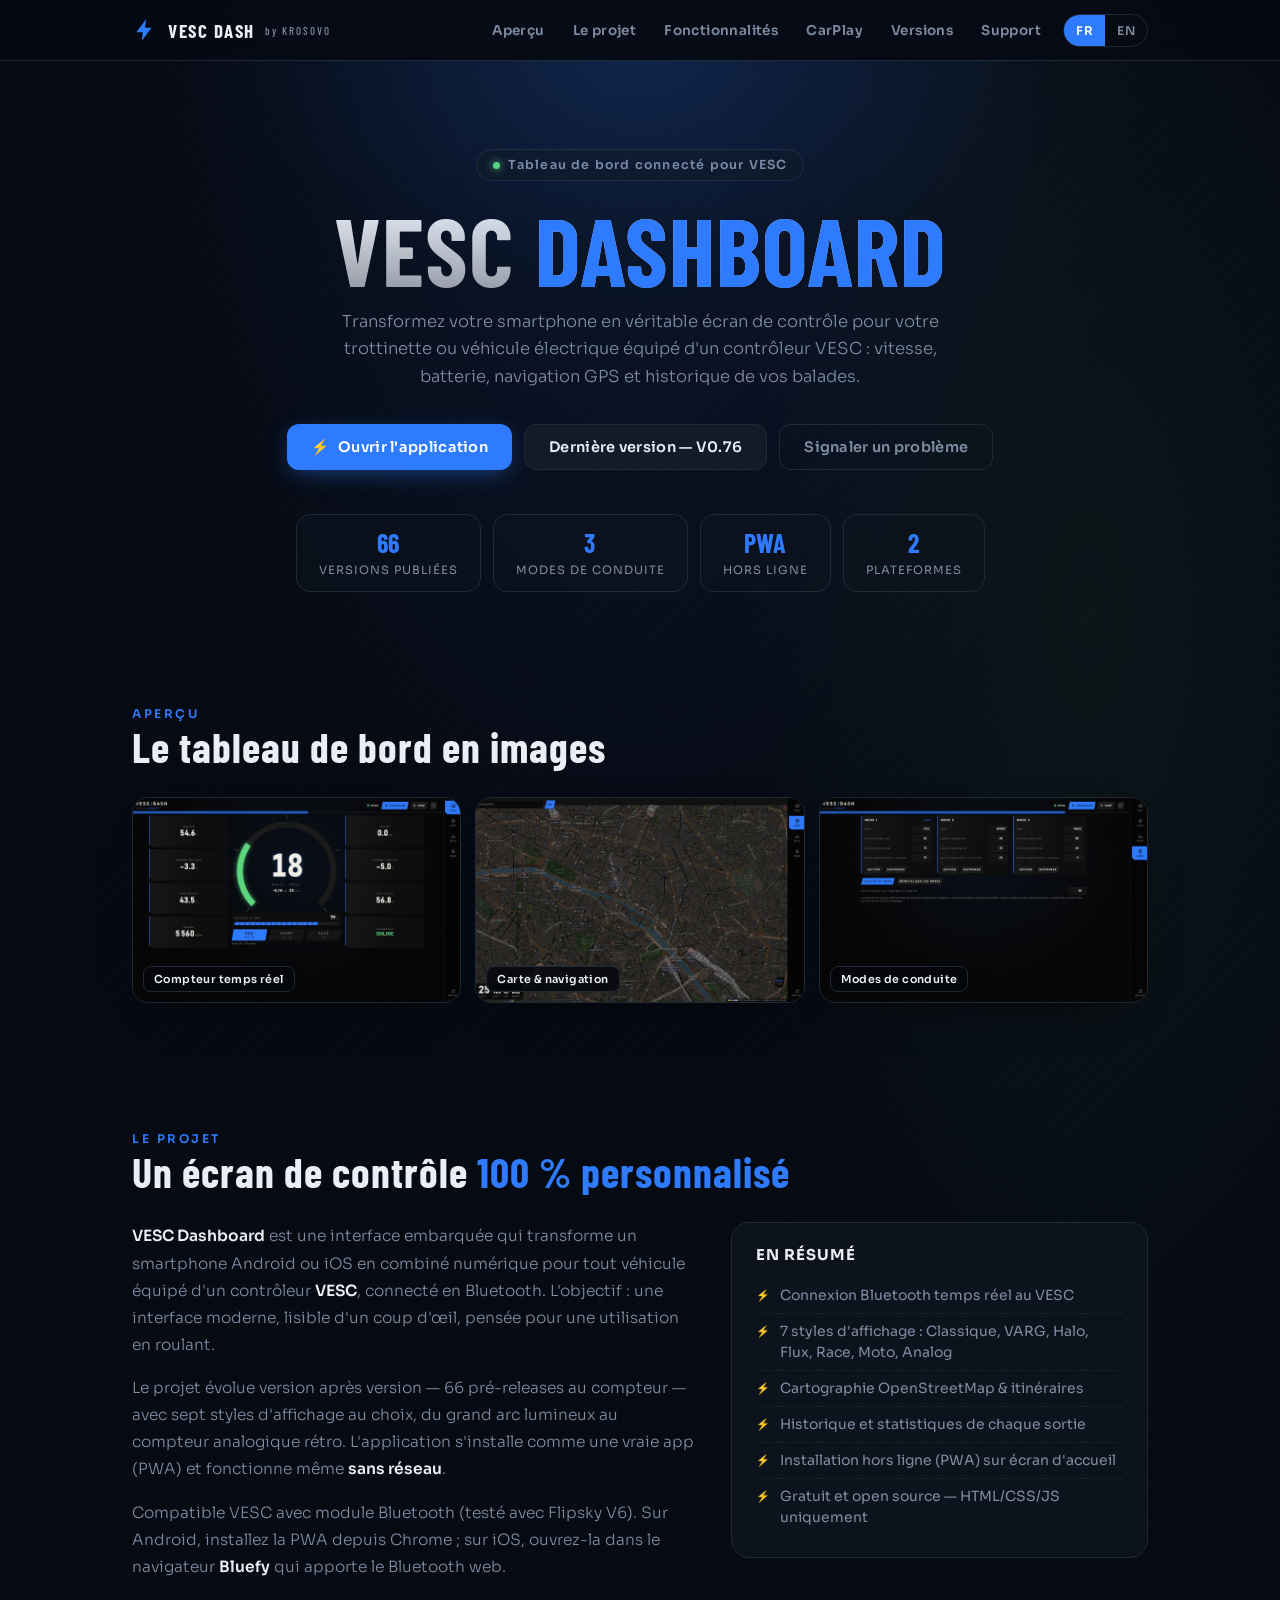
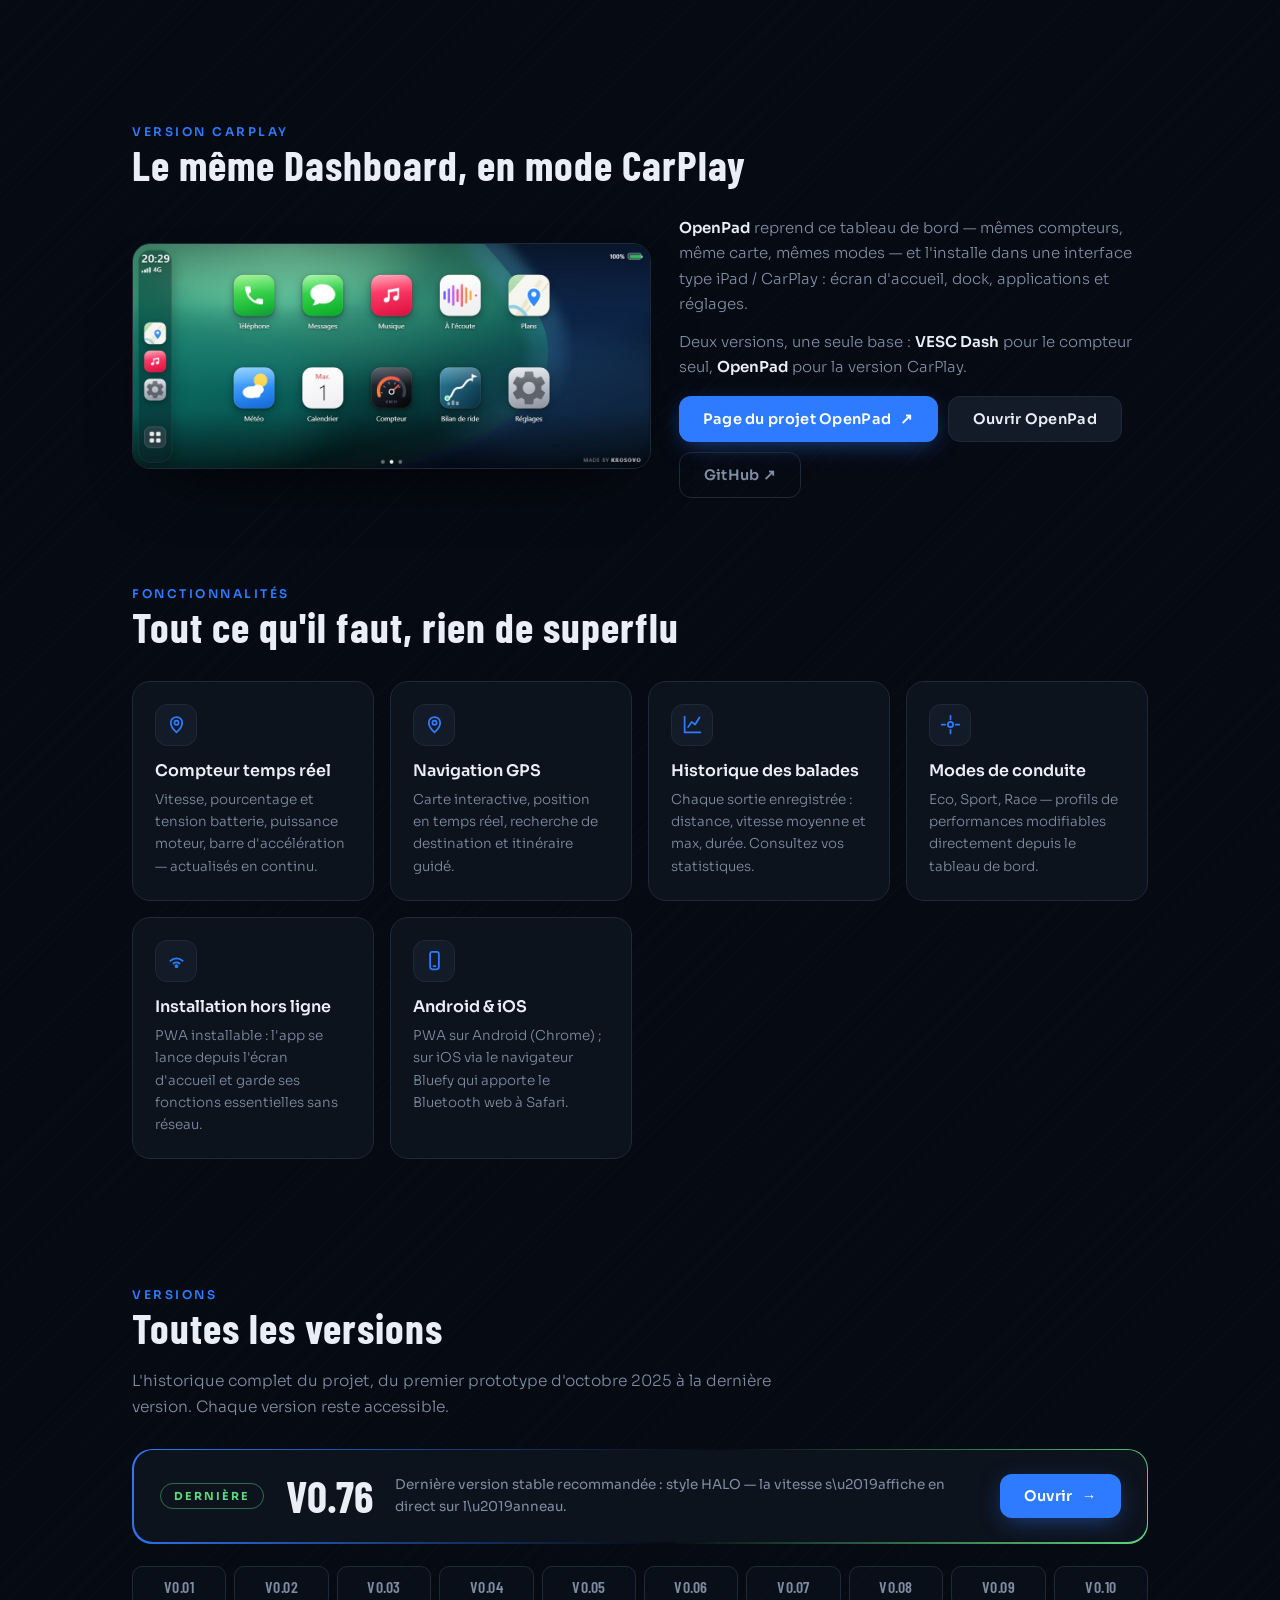
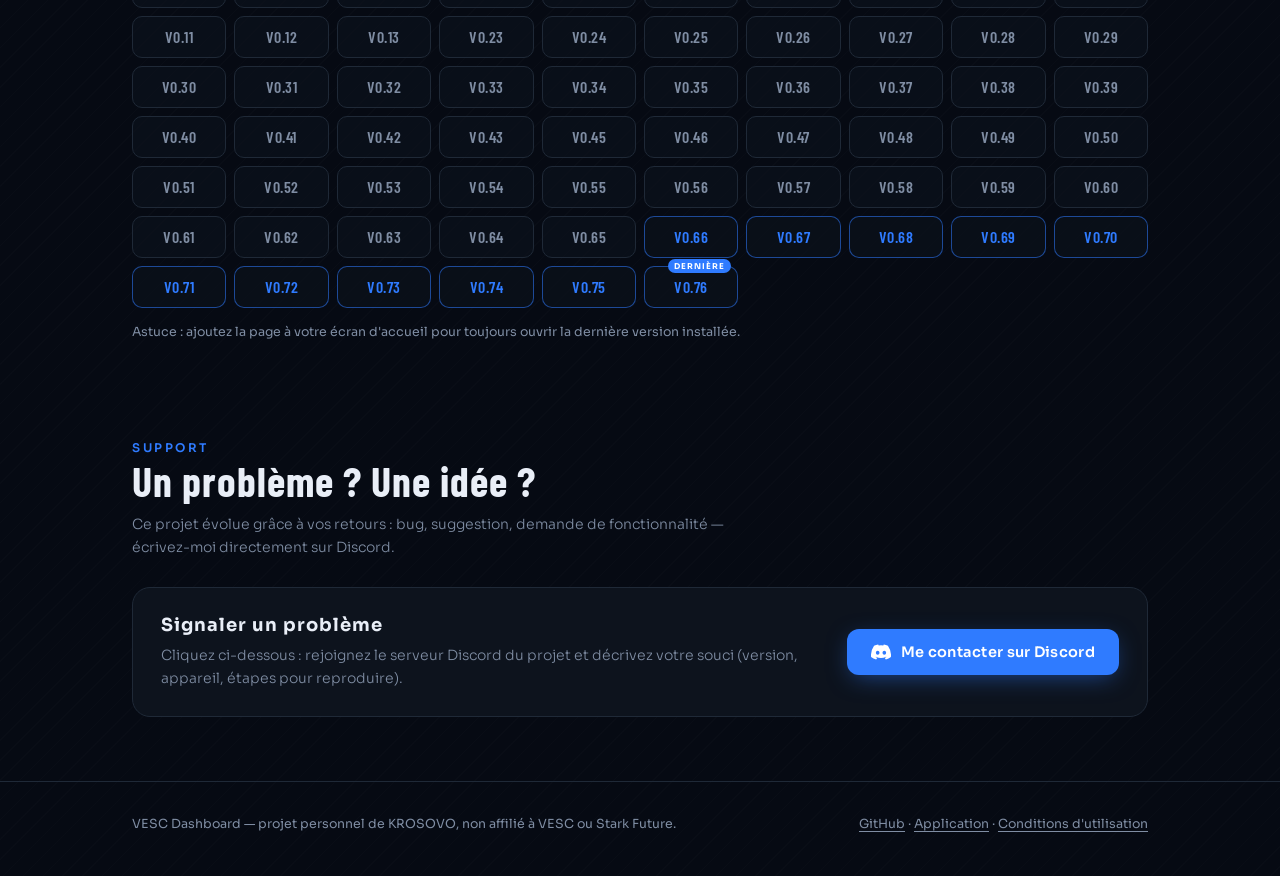
<file: index.html>
<!DOCTYPE html>
<html lang="fr" data-theme="dark">
<head>
<meta charset="UTF-8">
<meta name="viewport" content="width=device-width, initial-scale=1, viewport-fit=cover">
<meta name="description" content="VESC Dashboard by KROSOVO — Tableau de bord connecté pour VESC : compteur, navigation GPS, historique de balades et modes de conduite.">
<meta property="og:title" content="VESC Dashboard by KROSOVO">
<meta property="og:description" content="Tableau de bord connecté pour VESC — compteur, GPS, historique et modes de conduite.">
<meta property="og:url" content="https://clementdbs2-del.github.io/vesc-dashboard/">
<meta name="theme-color" content="#060a13">
<title>VESC Dashboard by KROSOVO</title>
<link rel="icon" type="image/png" href="app/icons/icon-192.png">
<link rel="preconnect" href="https://fonts.googleapis.com">
<link rel="preconnect" href="https://fonts.gstatic.com" crossorigin>
<link rel="stylesheet" href="https://fonts.googleapis.com/css2?family=Sora:wght@300;400;600;700&family=Barlow+Condensed:wght@500;600;700&display=swap">
<style>
*{box-sizing:border-box}
:root{
  --bg:#060a13;--panel:#0d131d;--panel2:#131b28;--line:#1f2937;
  --text:#e9eef7;--muted:#7f8da3;--accent:#2f7bff;--ok:#5dd67f;
  --glow:color-mix(in srgb,var(--accent) 55%,transparent);
  --glow2:color-mix(in srgb,var(--accent) 14%,transparent);
  --font:"Sora","Segoe UI",Arial,sans-serif;
  --cond:"Barlow Condensed","Arial Narrow",sans-serif;
  color-scheme:dark;
}
html,body{margin:0;background:var(--bg);color:var(--text);font-family:var(--font);scroll-behavior:smooth}
body{
  background-image:
    radial-gradient(ellipse 60% 40% at 50% -5%,var(--glow2),transparent 70%),
    radial-gradient(ellipse 40% 30% at 85% 15%,rgba(93,214,127,.06),transparent 70%),
    repeating-linear-gradient(135deg,rgba(255,255,255,.012) 0 1px,transparent 1px 14px);
  min-height:100vh;
}
a{color:var(--accent);text-decoration:none}
::selection{background:var(--accent);color:#fff}
.wrap{max-width:1060px;margin:0 auto;padding:0 22px}

/* ---------- nav ---------- */
nav{position:sticky;top:0;z-index:50;background:#060a13d9;backdrop-filter:blur(12px);-webkit-backdrop-filter:blur(12px);border-bottom:1px solid var(--line)}
nav .wrap{display:flex;align-items:center;gap:18px;height:60px}
.logo{display:flex;align-items:center;gap:10px;font-family:var(--cond);font-weight:700;font-size:19px;letter-spacing:1.5px;color:var(--text)}
.logo .bolt{width:26px;height:26px;flex:0 0 auto}
.logo .bolt path{fill:var(--accent)}
.logo small{color:var(--muted);font-size:11px;letter-spacing:2px;font-weight:500}
nav .links{display:flex;gap:4px;margin-left:auto}
nav .links a{color:var(--muted);font-size:13.5px;font-weight:600;padding:8px 12px;border-radius:9px;letter-spacing:.4px}
nav .links a:hover{color:var(--text);background:var(--panel2)}
.lang{display:flex;border:1px solid var(--line);border-radius:999px;overflow:hidden;margin-left:6px}
.lang button{background:none;border:0;color:var(--muted);font:600 12px var(--font);padding:6px 12px;cursor:pointer;letter-spacing:.5px}
.lang button.on{background:var(--accent);color:#fff}
nav .links{margin-left:auto}

/* ---------- hero ---------- */
header{padding:88px 0 70px;text-align:center;position:relative;overflow:hidden}
header::before{content:"";position:absolute;inset:0;background:radial-gradient(ellipse 45% 55% at 50% 0%,var(--glow2),transparent 70%);pointer-events:none}
.badge{display:inline-flex;align-items:center;gap:8px;border:1px solid var(--line);background:#0d131dcc;border-radius:999px;padding:7px 16px;font-size:12.5px;color:var(--muted);letter-spacing:1.2px;font-weight:600}
.badge .dot{width:7px;height:7px;border-radius:50%;background:var(--ok);box-shadow:0 0 8px var(--ok);animation:pulse 2.2s infinite}
@keyframes pulse{50%{opacity:.4}}
h1{margin:22px 0 10px;font-family:var(--cond);font-weight:700;font-size:clamp(52px,9vw,96px);line-height:.95;letter-spacing:1px;
   background:linear-gradient(180deg,var(--text),color-mix(in srgb,var(--text) 62%,transparent));
   -webkit-background-clip:text;background-clip:text;-webkit-text-fill-color:transparent}
h1 .ac{-webkit-text-fill-color:var(--accent);background:none}
.tagline{max-width:620px;margin:14px auto 0;color:var(--muted);font-size:16.5px;line-height:1.65;font-weight:300}
.cta{display:flex;gap:12px;justify-content:center;flex-wrap:wrap;margin-top:34px}
.btn{display:inline-flex;align-items:center;gap:9px;border:0;border-radius:12px;padding:13px 24px;font:600 14.5px var(--font);cursor:pointer;letter-spacing:.3px;transition:transform .15s,box-shadow .15s}
.btn:hover{transform:translateY(-2px)}
.btn.p{background:var(--accent);color:#fff;box-shadow:0 6px 24px -6px var(--glow)}
.btn.p:hover{box-shadow:0 10px 30px -6px var(--glow)}
.btn.g{background:var(--panel2);color:var(--text);border:1px solid var(--line)}
.btn.g:hover{border-color:#33415a}
.btn.o{background:none;color:var(--muted);border:1px solid var(--line)}
.btn.o:hover{color:var(--text);border-color:#33415a}
.stats{display:flex;gap:12px;justify-content:center;flex-wrap:wrap;margin-top:44px}
.stat{border:1px solid var(--line);background:#0d131daa;border-radius:14px;padding:12px 22px;min-width:120px}
.stat b{display:block;font-family:var(--cond);font-size:26px;font-weight:700;color:var(--accent);letter-spacing:.5px}
.stat span{font-size:11.5px;color:var(--muted);letter-spacing:1px;text-transform:uppercase}

/* ---------- sections ---------- */
section{padding:64px 0}
section h2{font-family:var(--cond);font-weight:700;font-size:clamp(30px,4.5vw,42px);letter-spacing:1px;margin:0 0 8px}
.kicker{color:var(--accent);font:600 12px var(--font);letter-spacing:2.5px;text-transform:uppercase}
.lead{color:var(--muted);max-width:640px;line-height:1.7;font-size:15.5px;font-weight:300}

/* project */
.proj{display:grid;grid-template-columns:1.15fr .85fr;gap:34px;align-items:start;margin-top:26px}
.proj .txt p{color:var(--muted);line-height:1.75;font-size:15.5px;font-weight:300;margin:0 0 16px}
.proj .txt p b{color:var(--text);font-weight:600}
.card{background:var(--panel);border:1px solid var(--line);border-radius:18px;padding:22px 24px}
.card h3{margin:0 0 14px;font-size:15px;letter-spacing:1px;color:var(--text)}
.card ul{margin:0;padding:0;list-style:none}
.card li{display:flex;gap:10px;align-items:baseline;padding:7px 0;color:var(--muted);font-size:14px;line-height:1.5;border-bottom:1px dashed #1a2334}
.card li:last-child{border:0}
.card li::before{content:"⚡";font-size:11px;color:var(--accent);flex:0 0 auto;transform:translateY(-1px)}

/* features */
.grid{display:grid;grid-template-columns:repeat(auto-fit,minmax(240px,1fr));gap:16px;margin-top:30px}
.f{background:var(--panel);border:1px solid var(--line);border-radius:18px;padding:22px;transition:border-color .2s,transform .2s,box-shadow .2s;position:relative;overflow:hidden}
.f::after{content:"";position:absolute;inset:0;background:radial-gradient(circle 120px at 85% -10%,var(--glow2),transparent);opacity:0;transition:opacity .25s}
.f:hover{border-color:#33415a;transform:translateY(-3px);box-shadow:0 14px 34px -18px #000}
.f:hover::after{opacity:1}
.f .ic{width:42px;height:42px;border-radius:12px;background:var(--panel2);border:1px solid var(--line);display:flex;align-items:center;justify-content:center;margin-bottom:14px}
.f .ic svg{width:21px;height:21px;stroke:var(--accent);fill:none;stroke-width:2;stroke-linecap:round;stroke-linejoin:round}
.f h3{margin:0 0 8px;font-size:16px;font-weight:600}
.f p{margin:0;color:var(--muted);font-size:13.5px;line-height:1.65;font-weight:300}

/* versions */
.latest{margin-top:28px;border-radius:20px;padding:1.5px;background:linear-gradient(120deg,var(--accent),transparent 55%,var(--ok))}
.latest .in{background:var(--panel);border-radius:19px;padding:24px 26px;display:flex;gap:22px;align-items:center;flex-wrap:wrap}
.latest .tag{font:700 11px var(--font);letter-spacing:2px;color:var(--ok);border:1px solid color-mix(in srgb,var(--ok) 45%,transparent);border-radius:999px;padding:5px 13px}
.latest .v{font-family:var(--cond);font-weight:700;font-size:44px;color:var(--text);line-height:1}
.latest .d{color:var(--muted);font-size:13.5px;flex:1;min-width:200px;line-height:1.6}
.latest .go{margin-left:auto}
.chips{display:grid;grid-template-columns:repeat(auto-fill,minmax(88px,1fr));gap:8px;margin-top:22px}
.chip{position:relative;display:flex;justify-content:center;align-items:center;height:42px;border:1px solid var(--line);border-radius:10px;background:#0d131d99;
      font-family:var(--cond);font-weight:600;font-size:16px;letter-spacing:.5px;color:var(--muted);transition:all .15s}
.chip:hover{color:#fff;border-color:var(--accent);background:var(--panel2);transform:translateY(-2px);box-shadow:0 6px 16px -8px var(--glow)}
.chip.hot{color:var(--accent);border-color:color-mix(in srgb,var(--accent) 55%,transparent)}
.chip small{position:absolute;top:-8px;right:6px;background:var(--accent);color:#fff;font:700 8px var(--font);letter-spacing:1px;border-radius:999px;padding:2px 6px}
.vnote{color:var(--muted);font-size:12.5px;margin-top:16px}

/* support */
.support .card{margin-top:28px;display:flex;gap:24px;align-items:center;flex-wrap:wrap;padding:26px 28px}
.support .card .tx{flex:1;min-width:240px}
.support h3{margin:0 0 8px;font-size:18px}
.support p{margin:0;color:var(--muted);font-size:14px;line-height:1.65;font-weight:300}
.dc{display:inline-flex;align-items:center;gap:10px}
.dc svg{width:20px;height:20px;fill:#fff}

/* footer */
footer{border-top:1px solid var(--line);padding:34px 0 44px;color:var(--muted);font-size:12.5px}
footer .wrap{display:flex;gap:16px;flex-wrap:wrap;align-items:center;justify-content:space-between}
footer a{color:var(--muted);text-decoration:underline;text-underline-offset:3px}
footer a:hover{color:var(--text)}

/* modal */
.ovl{position:fixed;inset:0;background:#030610cc;backdrop-filter:blur(6px);-webkit-backdrop-filter:blur(6px);z-index:100;display:none;align-items:center;justify-content:center;padding:22px}
.ovl.on{display:flex}
.modal{background:var(--panel);border:1px solid #33415a;border-radius:20px;max-width:440px;width:100%;padding:30px 30px 26px;box-shadow:0 30px 80px -20px #000;position:relative}
.modal h3{margin:0 0 10px;font-size:19px}
.modal p{margin:0 0 18px;color:var(--muted);font-size:14px;line-height:1.7;font-weight:300}
.pseudo{display:flex;gap:8px;align-items:center;background:var(--panel2);border:1px solid var(--line);border-radius:12px;padding:12px 16px;margin-bottom:14px}
.pseudo b{font-family:var(--cond);font-size:19px;letter-spacing:1.5px;color:var(--text)}
.pseudo button{margin-left:auto;background:var(--accent);color:#fff;border:0;border-radius:8px;font:600 12px var(--font);padding:8px 14px;cursor:pointer}
.pseudo button:hover{filter:brightness(1.12)}
.modal .note{font-size:12px;color:var(--muted);line-height:1.6}
.modal .x{position:absolute;top:14px;right:14px;background:none;border:0;color:var(--muted);font-size:22px;cursor:pointer;line-height:1}
.modal .x:hover{color:var(--text)}

/* ---------- sélecteur de plateforme ---------- */
.pmodal{background:var(--panel);border:1px solid #33415a;border-radius:22px;max-width:720px;width:100%;padding:28px 28px 26px;box-shadow:0 30px 90px -20px #000;position:relative;
        opacity:0;transform:scale(.9) translateY(18px);transition:opacity .3s,transform .45s cubic-bezier(.18,.9,.27,1.18)}
.povl.on .pmodal{opacity:1;transform:none}
.pmodal h3{margin:0 0 6px;font-size:21px;text-align:center}
.pmodal .psub{margin:0 0 22px;color:var(--muted);font-size:13.5px;text-align:center;font-weight:300}
.pmodal .x{position:absolute;top:14px;right:14px;background:none;border:0;color:var(--muted);font-size:22px;cursor:pointer;line-height:1}
.pmodal .x:hover{color:var(--text)}
.pcols{display:grid;grid-template-columns:1fr 1fr;gap:16px}
.pcard{position:relative;background:var(--panel2);border:1px solid var(--line);border-radius:18px;padding:20px 20px 18px;overflow:hidden;
       opacity:0;transform:translateY(22px)}
.povl.on .pcard{animation:prise .55s cubic-bezier(.2,.85,.3,1.15) forwards}
.povl.on .pcard.ios{animation-delay:.14s}
@keyframes prise{to{opacity:1;transform:none}}
.pcard::before{content:"";position:absolute;inset:0;background:radial-gradient(circle 130px at 80% -12%,var(--pc),transparent 75%);opacity:.14;pointer-events:none}
.pcard.android{--pc:#3ddc84}
.pcard.ios{--pc:#c9d4e8}
.pcard:hover{border-color:color-mix(in srgb,var(--pc) 55%,transparent);box-shadow:0 16px 40px -20px var(--pc);transform:translateY(-3px);transition:all .25s}
.pic{width:46px;height:46px;border-radius:14px;background:color-mix(in srgb,var(--pc) 16%,transparent);border:1px solid color-mix(in srgb,var(--pc) 38%,transparent);
     display:flex;align-items:center;justify-content:center;margin-bottom:12px;animation:flotte 3.2s ease-in-out infinite}
.pic svg{width:24px;height:24px;fill:var(--pc)}
.pcard.android .pic{box-shadow:0 0 18px -4px #3ddc8466}
.pcard.ios .pic{box-shadow:0 0 18px -4px #c9d4e855}
@keyframes flotte{50%{transform:translateY(-4px)}}
.pcard h4{margin:0 0 4px;font-size:17px;display:flex;align-items:center;gap:8px}
.pcard h4 small{font:600 9.5px var(--font);letter-spacing:1.5px;color:var(--pc);border:1px solid color-mix(in srgb,var(--pc) 45%,transparent);border-radius:999px;padding:3px 9px}
.pcard ol{margin:12px 0 16px;padding:0;list-style:none;counter-reset:et}
.pcard ol li{counter-increment:et;display:flex;gap:11px;align-items:baseline;color:var(--muted);font-size:13px;line-height:1.6;padding:7px 0;border-top:1px dashed #232e42;
             opacity:0;transform:translateX(-10px)}
.povl.on .pcard ol li{animation:etape .45s forwards;animation-delay:calc(.3s + var(--i)*.12s)}
@keyframes etape{to{opacity:1;transform:none}}
.pcard ol li::before{content:counter(et);flex:0 0 auto;width:21px;height:21px;border-radius:50%;background:color-mix(in srgb,var(--pc) 18%,transparent);
     border:1px solid color-mix(in srgb,var(--pc) 45%,transparent);color:var(--pc);font:700 11px var(--font);display:flex;align-items:center;justify-content:center;transform:translateY(3px)}
.pcard ol li b{color:var(--text);font-weight:600}
.pgo{display:flex;justify-content:center}
.pgo .btn{width:100%;justify-content:center}
.pcard .mini{display:block;text-align:center;margin-top:10px;font-size:11.5px;color:var(--muted)}
.pcard .mini a{color:var(--muted);text-decoration:underline;text-underline-offset:3px}
.pcard .mini a:hover{color:var(--text)}
@keyframes flotte2{50%{transform:translateY(-4px)}}

@media(max-width:820px){
  .proj{grid-template-columns:1fr}
  nav .links a{display:none}
  header{padding:64px 0 54px}
}
@media(max-width:560px){
  .stats{gap:8px}.stat{min-width:100px;padding:10px 14px}
  .latest .in{gap:14px}.latest .v{font-size:36px}.latest .go{margin-left:0;width:100%}
  .btn{padding:12px 18px;font-size:13.5px}
  .pcols{grid-template-columns:1fr}
  .pmodal{padding:22px 18px 20px}
}

/* ---------- aperçu ---------- */
.shots{display:grid;grid-template-columns:repeat(3,1fr);gap:14px;margin-top:26px}
.shot{position:relative;border-radius:16px;overflow:hidden;border:1px solid var(--line);background:#0b0b0b;box-shadow:0 18px 44px -30px #000;transition:transform .2s,border-color .2s}
.shot:hover{transform:translateY(-3px);border-color:color-mix(in srgb,var(--accent) 55%,transparent)}
.shot img{display:block;width:100%;aspect-ratio:16/10;object-fit:cover}
.shot .lb{position:absolute;left:10px;bottom:10px;background:#05070bd9;border:1px solid var(--line);border-radius:8px;padding:5px 10px;font:600 11px var(--font);color:var(--text);letter-spacing:.4px}

/* ---------- carplay ---------- */
.carplay{display:grid;grid-template-columns:1.05fr .95fr;gap:28px;align-items:center;margin-top:26px}
.carplay .cpimg{border-radius:18px;overflow:hidden;border:1px solid var(--line);box-shadow:0 30px 70px -35px #000}
.carplay .cpimg img{display:block;width:100%}
.carplay .cpbtn{display:flex;gap:10px;flex-wrap:wrap;margin-top:16px}
.carplay p{color:var(--muted);line-height:1.7;font-size:15px;font-weight:300;margin:0 0 12px}
.carplay p b{color:var(--text);font-weight:600}
@media(max-width:820px){.shots{grid-template-columns:1fr}.carplay{grid-template-columns:1fr}}
</style>
</head>
<body>

<nav>
  <div class="wrap">
    <a class="logo" href="#top">
      <svg class="bolt" viewBox="0 0 24 24" aria-hidden="true"><path d="M13 2 4 14h6l-1 8 9-12h-6l1-8z"/></svg>
      VESC DASH <small>by KROSOVO</small>
    </a>
    <div class="links">
      <a href="#apercu" data-fr="Aperçu" data-en="Preview">Aperçu</a>
      <a href="#projet" data-fr="Le projet" data-en="The project">Le projet</a>
      <a href="#fonctionnalites" data-fr="Fonctionnalités" data-en="Features">Fonctionnalités</a>
      <a href="#carplay" data-fr="CarPlay" data-en="CarPlay">CarPlay</a>
      <a href="#versions" data-fr="Versions" data-en="Versions">Versions</a>
      <a href="#support" data-fr="Support" data-en="Support">Support</a>
      <div class="lang" role="group" aria-label="Language">
        <button id="langFr" class="on" onclick="setLang('fr')">FR</button>
        <button id="langEn" onclick="setLang('en')">EN</button>
      </div>
    </div>
  </div>
</nav>

<header id="top">
  <div class="wrap">
    <span class="badge"><span class="dot"></span><span data-fr="Tableau de bord connecté pour VESC" data-en="Connected dashboard for VESC">Tableau de bord connecté pour VESC</span></span>
    <h1>VESC <span class="ac">DASHBOARD</span></h1>
    <p class="tagline" data-fr="Transformez votre smartphone en véritable écran de contrôle pour votre trottinette ou véhicule électrique équipé d'un contrôleur VESC : vitesse, batterie, navigation GPS et historique de vos balades."
       data-en="Turn your smartphone into a real control screen for your electric scooter or vehicle powered by a VESC controller: speed, battery, GPS navigation and ride history.">
      Transformez votre smartphone en véritable écran de contrôle pour votre trottinette ou véhicule électrique équipé d'un contrôleur VESC : vitesse, batterie, navigation GPS et historique de vos balades.</p>
    <div class="cta">
      <button class="btn p" onclick="openPlatform()">⚡ <span data-fr="Ouvrir l'application" data-en="Open the app">Ouvrir l'application</span></button>
      <a class="btn g" href="Pre-Releases/V0.76.html"><span data-fr="Dernière version — V0.76" data-en="Latest version — V0.74">Dernière version — V0.75</span></a>
      <button class="btn o" onclick="openModal()"><span data-fr="Signaler un problème" data-en="Report an issue">Signaler un problème</span></button>
    </div>
    <div class="stats">
      <div class="stat"><b>66</b><span data-fr="versions publiées" data-en="published versions">versions publiées</span></div>
      <div class="stat"><b>3</b><span data-fr="modes de conduite" data-en="riding modes">modes de conduite</span></div>
      <div class="stat"><b>PWA</b><span data-fr="hors ligne" data-en="works offline">hors ligne</span></div>
      <div class="stat"><b>2</b><span data-fr="plateformes" data-en="platforms">plateformes</span></div>
    </div>
  </div>
</header>

<section id="apercu" style="padding-top:44px">
  <div class="wrap">
    <div class="kicker" data-fr="Aperçu" data-en="Preview">Aperçu</div>
    <h2 data-fr="Le tableau de bord en images" data-en="The dashboard in pictures">Le tableau de bord en images</h2>
    <div class="shots">
      <div class="shot"><img src="assets/dash.jpg" alt="Compteur VESC en temps réel" loading="lazy"><span class="lb" data-fr="Compteur temps réel" data-en="Real-time gauge">Compteur temps réel</span></div>
      <div class="shot"><img src="assets/map.jpg" alt="Carte GPS et navigation" loading="lazy"><span class="lb" data-fr="Carte & navigation" data-en="Map & navigation">Carte &amp; navigation</span></div>
      <div class="shot"><img src="assets/modes.jpg" alt="Modes de conduite Eco, Sport, Race" loading="lazy"><span class="lb" data-fr="Modes de conduite" data-en="Riding modes">Modes de conduite</span></div>
    </div>
  </div>
</section>

<section id="projet">
  <div class="wrap">
    <div class="kicker" data-fr="Le projet" data-en="The project">Le projet</div>
    <h2>Un écran de contrôle <span style="color:var(--accent)">100 % personnalisé</span></h2>
    <div class="proj">
      <div class="txt">
        <p data-fr="<b>VESC Dashboard</b> est une interface embarquée qui transforme un smartphone Android ou iOS en combiné numérique pour tout véhicule équipé d'un contrôleur <b>VESC</b>, connecté en Bluetooth. L'objectif : une interface moderne, lisible d'un coup d'œil, pensée pour une utilisation en roulant."
           data-en="<b>VESC Dashboard</b> is an embedded interface that turns an Android or iOS smartphone into a digital gauge cluster for any vehicle fitted with a <b>VESC</b> controller, connected over Bluetooth. The goal: a modern, glanceable interface designed for use while riding.">
          <b>VESC Dashboard</b> est une interface embarquée qui transforme un smartphone Android ou iOS en combiné numérique pour tout véhicule équipé d'un contrôleur <b>VESC</b>, connecté en Bluetooth. L'objectif : une interface moderne, lisible d'un coup d'œil, pensée pour une utilisation en roulant.</p>
        <p data-fr="Le projet évolue version après version — 66 pré-releases au compteur — avec sept styles d'affichage au choix, du grand arc lumineux au compteur analogique rétro. L'application s'installe comme une vraie app (PWA) et fonctionne même <b>sans réseau</b>."
           data-en="The project grows release after release — 66 pre-releases so far — with seven display styles to choose from, from the bright arc to the retro analog cluster. The app installs like a real app (PWA) and even works <b>offline</b>.">
          Le projet évolue version après version — 60 pré-releases au compteur — avec six styles d'affichage au choix, du grand arc lumineux au compteur analogique rétro. L'application s'installe comme une vraie app (PWA) et fonctionne même <b>sans réseau</b>.</p>
        <p data-fr="Compatible VESC avec module Bluetooth (testé avec Flipsky V6). Sur Android, installez la PWA depuis Chrome ; sur iOS, ouvrez-la dans le navigateur <b>Bluefy</b> qui apporte le Bluetooth web."
           data-en="Works with any VESC fitted with a Bluetooth module (tested with Flipsky V6). On Android, install the PWA from Chrome; on iOS, open it in the <b>Bluefy</b> browser which brings Web Bluetooth to your device.">
          Compatible VESC avec module Bluetooth (testé avec Flipsky V6). Sur Android, installez la PWA depuis Chrome ; sur iOS, ouvrez-la dans le navigateur <b>Bluefy</b> qui apporte le Bluetooth web.</p>
      </div>
      <div class="card">
        <h3 data-fr="EN RÉSUMÉ" data-en="IN SHORT">EN RÉSUMÉ</h3>
        <ul>
          <li data-fr="Connexion Bluetooth temps réel au VESC" data-en="Real-time Bluetooth link to the VESC">Connexion Bluetooth temps réel au VESC</li>
          <li data-fr="7 styles d'affichage : Classique, VARG, Halo, Flux, Race, Moto, Analog" data-en="7 display styles: Classic, VARG, Halo, Flux, Race, Moto, Analog">6 styles d'affichage : Classique, VARG, Flux, Race, Moto, Analog</li>
          <li data-fr="Cartographie OpenStreetMap & itinéraires" data-en="OpenStreetMap mapping & routes">Cartographie OpenStreetMap &amp; itinéraires</li>
          <li data-fr="Historique et statistiques de chaque sortie" data-en="History and stats for every ride">Historique et statistiques de chaque sortie</li>
          <li data-fr="Installation hors ligne (PWA) sur écran d'accueil" data-en="Offline install (PWA) on your home screen">Installation hors ligne (PWA) sur écran d'accueil</li>
          <li data-fr="Gratuit et open source — HTML/CSS/JS uniquement" data-en="Free and open source — HTML/CSS/JS only">Gratuit et open source — HTML/CSS/JS uniquement</li>
        </ul>
      </div>
    </div>
  </div>
</section>

<section id="carplay">
  <div class="wrap">
    <div class="kicker" data-fr="Version CarPlay" data-en="CarPlay version">Version CarPlay</div>
    <h2 data-fr="Le même Dashboard, en mode CarPlay" data-en="The same Dashboard, CarPlay style">Le même Dashboard, en mode CarPlay</h2>
    <div class="carplay">
      <div class="cpimg"><img src="assets/carplay.jpg" alt="OpenPad, la version CarPlay de VESC Dashboard" loading="lazy"></div>
      <div>
        <p data-fr="<b>OpenPad</b> reprend ce tableau de bord — mêmes compteurs, même carte, mêmes modes — et l'installe dans une interface type iPad / CarPlay : écran d'accueil, dock, applications et réglages."
           data-en="<b>OpenPad</b> takes this dashboard — same gauges, same map, same modes — and puts it inside an iPad / CarPlay style interface: home screen, dock, apps and settings.">
          <b>OpenPad</b> reprend ce tableau de bord — mêmes compteurs, même carte, mêmes modes — et l'installe dans une interface type iPad / CarPlay : écran d'accueil, dock, applications et réglages.</p>
        <p data-fr="Deux versions, une seule base : <b>VESC Dash</b> pour le compteur seul, <b>OpenPad</b> pour la version CarPlay."
           data-en="Two versions, one base: <b>VESC Dash</b> for the gauge alone, <b>OpenPad</b> for the CarPlay version.">
          Deux versions, une seule base : <b>VESC Dash</b> pour le compteur seul, <b>OpenPad</b> pour la version CarPlay.</p>
        <div class="cpbtn">
          <a class="btn p" href="https://krosovo.github.io/openpad/"><span data-fr="Page du projet OpenPad" data-en="OpenPad project page">Page du projet OpenPad</span> ↗</a>
          <a class="btn g" href="https://krosovo.github.io/openpad/app/"><span data-fr="Ouvrir OpenPad" data-en="Open OpenPad">Ouvrir OpenPad</span></a>
          <a class="btn o" href="https://github.com/KROSOVO/openpad">GitHub ↗</a>
        </div>
      </div>
    </div>
  </div>
</section>

<section id="fonctionnalites" style="padding-top:24px">
  <div class="wrap">
    <div class="kicker" data-fr="Fonctionnalités" data-en="Features">Fonctionnalités</div>
    <h2>Tout ce qu'il faut, rien de superflu</h2>
    <div class="grid">
      <div class="f"><div class="ic"><svg viewBox="0 0 24 24"><path d="M12 21s-6.5-5.6-6.5-11a6.5 6.5 0 0 1 13 0c0 5.4-6.5 11-6.5 11z"/><circle cx="12" cy="10" r="2.4"/></svg></div>
        <h3 data-fr="Compteur temps réel" data-en="Real-time gauge">Compteur temps réel</h3>
        <p data-fr="Vitesse, pourcentage et tension batterie, puissance moteur, barre d'accélération — actualisés en continu." data-en="Speed, battery percentage and voltage, motor power, throttle bar — updated continuously.">Vitesse, pourcentage et tension batterie, puissance moteur, barre d'accélération — actualisés en continu.</p></div>
      <div class="f"><div class="ic"><svg viewBox="0 0 24 24"><path d="M12 21s-6.5-5.6-6.5-11a6.5 6.5 0 0 1 13 0c0 5.4-6.5 11-6.5 11z"/><circle cx="12" cy="10" r="2.4"/></svg></div>
        <h3 data-fr="Navigation GPS" data-en="GPS navigation">Navigation GPS</h3>
        <p data-fr="Carte interactive, position en temps réel, recherche de destination et itinéraire guidé." data-en="Interactive map, live position, destination search and turn-by-turn route.">Carte interactive, position en temps réel, recherche de destination et itinéraire guidé.</p></div>
      <div class="f"><div class="ic"><svg viewBox="0 0 24 24"><path d="M3 3v18h18"/><path d="M7 15l4-6 4 3 5-8"/></svg></div>
        <h3 data-fr="Historique des balades" data-en="Ride history">Historique des balades</h3>
        <p data-fr="Chaque sortie enregistrée : distance, vitesse moyenne et max, durée. Consultez vos statistiques." data-en="Every ride logged: distance, average and top speed, duration. Browse your stats.">Chaque sortie enregistrée : distance, vitesse moyenne et max, durée. Consultez vos statistiques.</p></div>
      <div class="f"><div class="ic"><svg viewBox="0 0 24 24"><circle cx="12" cy="12" r="3"/><path d="M12 2v4M12 18v4M2 12h4M18 12h4"/></svg></div>
        <h3 data-fr="Modes de conduite" data-en="Riding modes">Modes de conduite</h3>
        <p data-fr="Eco, Sport, Race — profils de performances modifiables directement depuis le tableau de bord." data-en="Eco, Sport, Race — tunable performance profiles, switchable right from the dashboard.">Eco, Sport, Race — profils de performances modifiables directement depuis le tableau de bord.</p></div>
      <div class="f"><div class="ic"><svg viewBox="0 0 24 24"><path d="M5 12.5A10 10 0 0 1 19 12.5"/><path d="M8.5 15.5a6 6 0 0 1 7 0"/><circle cx="12" cy="18.5" r="1.2"/></svg></div>
        <h3 data-fr="Installation hors ligne" data-en="Offline install">Installation hors ligne</h3>
        <p data-fr="PWA installable : l'app se lance depuis l'écran d'accueil et garde ses fonctions essentielles sans réseau." data-en="Installable PWA: launch it from your home screen; core features keep working without a network.">PWA installable : l'app se lance depuis l'écran d'accueil et garde ses fonctions essentielles sans réseau.</p></div>
      <div class="f"><div class="ic"><svg viewBox="0 0 24 24"><rect x="7" y="2" width="10" height="20" rx="2.5"/><path d="M11 18.5h2"/></svg></div>
        <h3 data-fr="Android & iOS" data-en="Android &amp; iOS">Android &amp; iOS</h3>
        <p data-fr="PWA sur Android (Chrome) ; sur iOS via le navigateur Bluefy qui apporte le Bluetooth web à Safari." data-en="PWA on Android (Chrome); on iOS via the Bluefy browser, which brings Web Bluetooth to Safari devices.">PWA sur Android (Chrome) ; sur iOS via le navigateur Bluefy qui apporte le Bluetooth web à Safari.</p></div>
    </div>
  </div>
</section>

<section id="versions">
  <div class="wrap">
    <div class="kicker" data-fr="Versions" data-en="Versions">Versions</div>
    <h2 data-fr="Toutes les versions" data-en="All versions">Toutes les versions</h2>
    <p class="lead" data-fr="L'historique complet du projet, du premier prototype d'octobre 2025 à la dernière version. Chaque version reste accessible." data-en="The project's full history, from the first prototype in October 2025 to the latest release. Every version stays accessible.">L'historique complet du projet, du premier prototype d'octobre 2025 à la dernière version. Chaque version reste accessible.</p>
    <div class="latest">
      <div class="in">
        <span class="tag" data-fr="DERNIÈRE" data-en="LATEST">DERNIÈRE</span>
        <span class="v">V0.76</span>
        <span class="d" data-fr="Dernière version stable recommandée : style HALO — la vitesse s\u2019affiche en direct sur l\u2019anneau." data-en="Latest recommended stable release: HALO style — speed now animates live on the ring.">Dernière version stable recommandée : assistant de configuration adaptatif, carte GPS en mode Stark et bien plus.</span>
        <a class="btn p go" href="Pre-Releases/V0.70.html"><span data-fr="Ouvrir" data-en="Open">Ouvrir</span> →</a>
      </div>
    </div>
        <div class="chips">
    <a class="chip" href="Pre-Releases/V0.01.html" title="V0.01">V0.01</a>
    <a class="chip" href="Pre-Releases/V0.02.html" title="V0.02">V0.02</a>
    <a class="chip" href="Pre-Releases/V0.03.html" title="V0.03">V0.03</a>
    <a class="chip" href="Pre-Releases/V0.04.html" title="V0.04">V0.04</a>
    <a class="chip" href="Pre-Releases/V0.05.html" title="V0.05">V0.05</a>
    <a class="chip" href="Pre-Releases/V0.06.html" title="V0.06">V0.06</a>
    <a class="chip" href="Pre-Releases/V0.07.html" title="V0.07">V0.07</a>
    <a class="chip" href="Pre-Releases/V0.08.html" title="V0.08">V0.08</a>
    <a class="chip" href="Pre-Releases/V0.09.html" title="V0.09">V0.09</a>
    <a class="chip" href="Pre-Releases/V0.10.html" title="V0.10">V0.10</a>
    <a class="chip" href="Pre-Releases/V0.11.html" title="V0.11">V0.11</a>
    <a class="chip" href="Pre-Releases/V0.12.html" title="V0.12">V0.12</a>
    <a class="chip" href="Pre-Releases/V0.13.html" title="V0.13">V0.13</a>
    <a class="chip" href="Pre-Releases/V0.23.html" title="V0.23">V0.23</a>
    <a class="chip" href="Pre-Releases/V0.24.html" title="V0.24">V0.24</a>
    <a class="chip" href="Pre-Releases/V0.25.html" title="V0.25">V0.25</a>
    <a class="chip" href="Pre-Releases/V0.26.html" title="V0.26">V0.26</a>
    <a class="chip" href="Pre-Releases/V0.27.html" title="V0.27">V0.27</a>
    <a class="chip" href="Pre-Releases/V0.28.html" title="V0.28">V0.28</a>
    <a class="chip" href="Pre-Releases/V0.29.html" title="V0.29">V0.29</a>
    <a class="chip" href="Pre-Releases/V0.30.html" title="V0.30">V0.30</a>
    <a class="chip" href="Pre-Releases/V0.31.html" title="V0.31">V0.31</a>
    <a class="chip" href="Pre-Releases/V0.32.html" title="V0.32">V0.32</a>
    <a class="chip" href="Pre-Releases/V0.33.html" title="V0.33">V0.33</a>
    <a class="chip" href="Pre-Releases/V0.34.html" title="V0.34">V0.34</a>
    <a class="chip" href="Pre-Releases/V0.35.html" title="V0.35">V0.35</a>
    <a class="chip" href="Pre-Releases/V0.36.html" title="V0.36">V0.36</a>
    <a class="chip" href="Pre-Releases/V0.37.html" title="V0.37">V0.37</a>
    <a class="chip" href="Pre-Releases/V0.38.html" title="V0.38">V0.38</a>
    <a class="chip" href="Pre-Releases/V0.39.html" title="V0.39">V0.39</a>
    <a class="chip" href="Pre-Releases/V0.40.html" title="V0.40">V0.40</a>
    <a class="chip" href="Pre-Releases/V0.41.html" title="V0.41">V0.41</a>
    <a class="chip" href="Pre-Releases/V0.42.html" title="V0.42">V0.42</a>
    <a class="chip" href="Pre-Releases/V0.43.html" title="V0.43">V0.43</a>
    <a class="chip" href="Pre-Releases/V0.45.html" title="V0.45">V0.45</a>
    <a class="chip" href="Pre-Releases/V0.46.html" title="V0.46">V0.46</a>
    <a class="chip" href="Pre-Releases/V0.47.html" title="V0.47">V0.47</a>
    <a class="chip" href="Pre-Releases/V0.48.html" title="V0.48">V0.48</a>
    <a class="chip" href="Pre-Releases/V0.49.html" title="V0.49">V0.49</a>
    <a class="chip" href="Pre-Releases/V0.50.html" title="V0.50">V0.50</a>
    <a class="chip" href="Pre-Releases/V0.51.html" title="V0.51">V0.51</a>
    <a class="chip" href="Pre-Releases/V0.52.html" title="V0.52">V0.52</a>
    <a class="chip" href="Pre-Releases/V0.53.html" title="V0.53">V0.53</a>
    <a class="chip" href="Pre-Releases/V0.54.html" title="V0.54">V0.54</a>
    <a class="chip" href="Pre-Releases/V0.55.html" title="V0.55">V0.55</a>
    <a class="chip" href="Pre-Releases/V0.56.html" title="V0.56">V0.56</a>
    <a class="chip" href="Pre-Releases/V0.57.html" title="V0.57">V0.57</a>
    <a class="chip" href="Pre-Releases/V0.58.html" title="V0.58">V0.58</a>
    <a class="chip" href="Pre-Releases/V0.59.html" title="V0.59">V0.59</a>
    <a class="chip" href="Pre-Releases/V0.60.html" title="V0.60">V0.60</a>
    <a class="chip" href="Pre-Releases/V0.61.html" title="V0.61">V0.61</a>
    <a class="chip" href="Pre-Releases/V0.62.html" title="V0.62">V0.62</a>
    <a class="chip" href="Pre-Releases/V0.63.html" title="V0.63">V0.63</a>
    <a class="chip" href="Pre-Releases/V0.64.html" title="V0.64">V0.64</a>
    <a class="chip" href="Pre-Releases/V0.65.html" title="V0.65">V0.65</a>
    <a class="chip hot" href="Pre-Releases/V0.66.html" title="V0.66">V0.66</a>
    <a class="chip hot" href="Pre-Releases/V0.67.html" title="V0.67">V0.67</a>
    <a class="chip hot" href="Pre-Releases/V0.68.html" title="V0.68">V0.68</a>
    <a class="chip hot" href="Pre-Releases/V0.69.html" title="V0.69">V0.69</a>
    <a class="chip hot" href="Pre-Releases/V0.70.html" title="V0.70">V0.70</a>
    <a class="chip hot" href="Pre-Releases/V0.71.html" title="V0.71">V0.71</a>
    <a class="chip hot" href="Pre-Releases/V0.72.html" title="V0.72">V0.72</a>
    <a class="chip hot" href="Pre-Releases/V0.73.html" title="V0.73">V0.73</a>
    <a class="chip hot" href="Pre-Releases/V0.74.html" title="V0.74">V0.74</a>
    <a class="chip hot" href="Pre-Releases/V0.75.html" title="V0.75">V0.75</a>
    <a class="chip hot" href="Pre-Releases/V0.76.html" title="V0.76"><small>DERNIÈRE</small>V0.76</a>
    </div>
    <p class="vnote" data-fr="Astuce : ajoutez la page à votre écran d'accueil pour toujours ouvrir la dernière version installée." data-en="Tip: add the app to your home screen to always open the latest installed version.">Astuce : ajoutez la page à votre écran d'accueil pour toujours ouvrir la dernière version installée.</p>
  </div>
</section>

<section id="support" class="support" style="padding-top:24px">
  <div class="wrap">
    <div class="kicker" data-fr="Support" data-en="Support">Support</div>
    <h2 data-fr="Un problème ? Une idée ?" data-en="An issue? An idea?">Un problème ? Une idée ?</h2>
    <p class="lead" data-fr="Ce projet évolue grâce à vos retours : bug, suggestion, demande de fonctionnalité — écrivez-moi directement sur Discord." data-en="This project evolves thanks to your feedback: bugs, suggestions, feature requests — message me directly on Discord.">Ce projet évolue grâce à vos retours : bug, suggestion, demande de fonctionnalité — écrivez-moi directement sur Discord.</p>
    <div class="card">
      <div class="tx">
        <h3 data-fr="Signaler un problème" data-en="Report an issue">Signaler un problème</h3>
        <p data-fr="Cliquez ci-dessous : rejoignez le serveur Discord du projet et décrivez votre souci (version, appareil, étapes pour reproduire)." data-en="Click below: join the project's Discord server and describe your issue (version, device, steps to reproduce).">Cliquez ci-dessous : rejoignez le serveur Discord du projet et décrivez votre souci (version, appareil, étapes pour reproduire).</p>
      </div>
      <button class="btn p dc" onclick="openModal()">
        <svg viewBox="0 0 24 24" aria-hidden="true"><path d="M20.32 4.37a19.8 19.8 0 0 0-4.93-1.51 13.78 13.78 0 0 0-.64 1.28 18.27 18.27 0 0 0-5.5 0 12.64 12.64 0 0 0-.64-1.28h-.05A19.74 19.74 0 0 0 3.64 4.4 20.34 20.34 0 0 0 .1 18.06a19.9 19.9 0 0 0 6.07 3.03 14.55 14.55 0 0 0 1.3-2.1 12.9 12.9 0 0 1-2.05-.98c.17-.12.34-.25.5-.38a14.2 14.2 0 0 0 12.16 0c.17.13.33.26.5.38a12.94 12.94 0 0 1-2.05.98 14.4 14.4 0 0 0 1.3 2.1 19.84 19.84 0 0 0 6.07-3.03 20.29 20.29 0 0 0-3.58-13.69ZM8.02 15.33c-1.18 0-2.16-1.08-2.16-2.42s.95-2.43 2.16-2.43 2.18 1.09 2.16 2.43c0 1.34-.95 2.42-2.16 2.42Zm7.97 0c-1.18 0-2.16-1.08-2.16-2.42s.95-2.43 2.16-2.43 2.18 1.09 2.16 2.43c0 1.33-.96 2.42-2.16 2.42Z"/></svg>
        <span data-fr="Me contacter sur Discord" data-en="Contact me on Discord">Me contacter sur Discord</span>
      </button>
    </div>
  </div>
</section>

<footer>
  <div class="wrap">
    <span data-fr="VESC Dashboard — projet personnel de KROSOVO, non affilié à VESC ou Stark Future." data-en="VESC Dashboard — a personal project by KROSOVO, not affiliated with VESC or Stark Future.">VESC Dashboard — projet personnel de KROSOVO, non affilié à VESC ou Stark Future.</span>
    <span><a href="https://github.com/clementdbs2-del/vesc-dashboard">GitHub</a> · <a href="app/" data-fr="Application" data-en="App">Application</a> · <a href="conditions.html" data-fr="Conditions d'utilisation" data-en="Terms of use">Conditions d'utilisation</a></span>
  </div>
</footer>

<div class="ovl" id="ovl" role="dialog" aria-modal="true" aria-labelledby="mTitle" onclick="if(event.target===this)closeModal()">
  <div class="modal">
    <button class="x" onclick="closeModal()" aria-label="Fermer">×</button>
    <h3 id="mTitle" data-fr="Contact Discord" data-en="Discord contact">Contact Discord</h3>
    <p data-fr="Pour signaler un problème ou proposer une amélioration, rejoignez le serveur du projet ou contactez-moi directement sur Discord :" data-en="To report an issue or suggest an improvement, join the project's server or reach out to me directly on Discord:">Pour signaler un problème ou proposer une amélioration, rejoignez le serveur du projet ou contactez-moi directement sur Discord :</p>
    <div class="pseudo"><b id="dcName">KROSOVO</b><button id="copyBtn" onclick="copyDc()" data-fr="Copier" data-en="Copy">Copier</button></div>
    <a class="btn p" style="display:flex;justify-content:center;margin-bottom:16px" href="https://discord.gg/fyZXHnyAHT" target="_blank" rel="noopener"><span data-fr="Rejoindre le serveur Discord ↗" data-en="Join the Discord server ↗">Rejoindre le serveur Discord ↗</span></a>
    <p class="note" data-fr="Décrivez votre problème avec le plus de détails possible : version utilisée, appareil, ce que vous faisiez et ce qui s'est passé." data-en="Describe your issue in as much detail as possible: version used, device, what you were doing and what happened.">Décrivez votre problème avec le plus de détails possible : version utilisée, appareil, ce que vous faisiez et ce qui s'est passé.</p>
  </div>
</div>

<div class="ovl povl" id="povl" role="dialog" aria-modal="true" aria-labelledby="pTitle" onclick="if(event.target===this)closePlatform()">
  <div class="pmodal">
    <button class="x" onclick="closePlatform()" aria-label="Fermer">×</button>
    <h3 id="pTitle" data-fr="Choisissez votre plateforme" data-en="Choose your platform">Choisissez votre plateforme</h3>
    <p class="psub" data-fr="Deux façons d'installer le tableau de bord — suivez les étapes de votre appareil." data-en="Two ways to install the dashboard — follow the steps for your device.">Deux façons d'installer le tableau de bord — suivez les étapes de votre appareil.</p>
    <div class="pcols">
      <div class="pcard android">
        <div class="pic"><svg viewBox="0 0 24 24" aria-hidden="true"><path d="M17.6 9.48l1.84-3.18c.09-.16.04-.37-.12-.45-.16-.09-.37-.04-.45.12l-1.87 3.23c-1.44-.66-3.06-1.03-4.8-1.03-1.74 0-3.36.37-4.8 1.03L5.53 5.97c-.09-.16-.29-.21-.45-.12-.16.09-.21.29-.12.45L7.1 9.48C4.15 11.03 2.14 13.79 2 17h20c-.14-3.21-2.15-5.97-5.1-7.52zM7 15.25a1.25 1.25 0 1 1 0-2.5 1.25 1.25 0 0 1 0 2.5zm10 0a1.25 1.25 0 1 1 0-2.5 1.25 1.25 0 0 1 0 2.5z"/></svg></div>
        <h4>Android <small data-fr="APPLICATION" data-en="APP">APPLICATION</small></h4>
        <ol>
          <li style="--i:0"><span data-fr="Ouvrez l'app dans <b>Chrome</b>" data-en="Open the app in <b>Chrome</b>">Ouvrez l'app dans <b>Chrome</b></span></li>
          <li style="--i:1"><span data-fr="Touchez ⋮ puis « <b>Ajouter à l'écran d'accueil</b> »" data-en="Tap ⋮ then “<b>Add to Home screen</b>”">Touchez ⋮ puis « <b>Ajouter à l'écran d'accueil</b> »</span></li>
          <li style="--i:2"><span data-fr="Confirmez <b>Installer</b> : l'app arrive sur votre écran d'accueil et fonctionne même hors ligne" data-en="Confirm <b>Install</b>: the app lands on your home screen and works offline too">Confirmez <b>Installer</b> : l'app arrive sur votre écran d'accueil et fonctionne même hors ligne</span></li>
        </ol>
        <div class="pgo"><a class="btn p" href="app/"><span data-fr="Installer sur Android →" data-en="Install on Android →">Installer sur Android →</span></a></div>
      </div>
      <div class="pcard ios">
        <div class="pic"><svg viewBox="0 0 24 24" aria-hidden="true"><path d="M16.365 1.43c0 1.14-.46 2.2-1.21 3.02-.8.9-2.1 1.6-3.18 1.51-.14-1.1.42-2.28 1.15-3.06.81-.88 2.22-1.53 3.24-1.47zM20.5 17.24c-.57 1.3-.85 1.88-1.59 3.03-1.03 1.61-2.49 3.62-4.29 3.63-1.6.02-2.01-1.05-4.19-1.04-2.17.01-2.63 1.07-4.23 1.05-1.8-.02-3.18-1.82-4.21-3.43C.35 16.9-.02 12.4 1.5 9.93c1.06-1.73 2.75-2.74 4.34-2.74 1.62 0 2.63 1.06 3.97 1.06 1.3 0 2.09-1.06 3.96-1.06 1.42 0 2.92.77 3.99 2.11-3.5 1.92-2.94 6.92.74 8.94z"/></svg></div>
        <h4>iOS <small data-fr="VIA BLUEFY" data-en="VIA BLUEFY">VIA BLUEFY</small></h4>
        <ol>
          <li style="--i:0"><span data-fr="Installez <b>Bluefy</b> depuis l'App Store — le navigateur qui apporte le Bluetooth web à iOS" data-en="Install <b>Bluefy</b> from the App Store — the browser that brings Web Bluetooth to iOS">Installez <b>Bluefy</b> depuis l'App Store — le navigateur qui apporte le Bluetooth web à iOS</span></li>
          <li style="--i:1"><span data-fr="Ouvrez l'app dans <b>Bluefy</b> avec le lien ci-dessous" data-en="Open the app in <b>Bluefy</b> using the link below">Ouvrez l'app dans <b>Bluefy</b> avec le lien ci-dessous</span></li>
          <li style="--i:2"><span data-fr="Autorisez le <b>Bluetooth</b> quand l'app le demande, puis connectez votre VESC" data-en="Allow <b>Bluetooth</b> when the app asks, then connect your VESC">Autorisez le <b>Bluetooth</b> quand l'app le demande, puis connectez votre VESC</span></li>
        </ol>
        <div class="pgo"><a class="btn p" href="app/"><span data-fr="Ouvrir dans Bluefy →" data-en="Open in Bluefy →">Ouvrir dans Bluefy →</span></a></div>
        <span class="mini"><a href="https://apps.apple.com/app/bluefy-web-ble-browser/id1492822055" target="_blank" rel="noopener" data-fr="Obtenir Bluefy sur l'App Store ↗" data-en="Get Bluefy on the App Store ↗">Obtenir Bluefy sur l'App Store ↗</a></span>
      </div>
    </div>
  </div>
</div>

<script>
/* ---------- langues ---------- */
let lang="fr";
try{lang=localStorage.getItem("vdLang")||"fr"}catch(e){}
function setLang(l){
  lang=l;try{localStorage.setItem("vdLang",l)}catch(e){}
  document.documentElement.lang=l;
  document.querySelectorAll("[data-fr]").forEach(el=>{el.innerHTML=el.dataset[l]});
  $("#langFr").classList.toggle("on",l==="fr");$("#langEn").classList.toggle("on",l==="en");
}
const $=s=>document.querySelector(s);
/* ---------- modals ---------- */
function openModal(){$("#ovl").classList.add("on")}
function closeModal(){$("#ovl").classList.remove("on")}
function openPlatform(){$("#povl").classList.add("on")}
function closePlatform(){$("#povl").classList.remove("on")}
function copyDc(){
  const done=()=>{const b=$("#copyBtn"),f=b.dataset[lang];b.textContent=lang==="fr"?"Copié !":"Copied!";setTimeout(()=>b.textContent=f,1600)};
  if(navigator.clipboard&&navigator.clipboard.writeText)navigator.clipboard.writeText("KROSOVO").then(done).catch(done);
  else done();
}
document.addEventListener("keydown",e=>{if(e.key==="Escape"){closeModal();closePlatform()}});
setLang(lang);
</script>
</body>
</html>
</file>
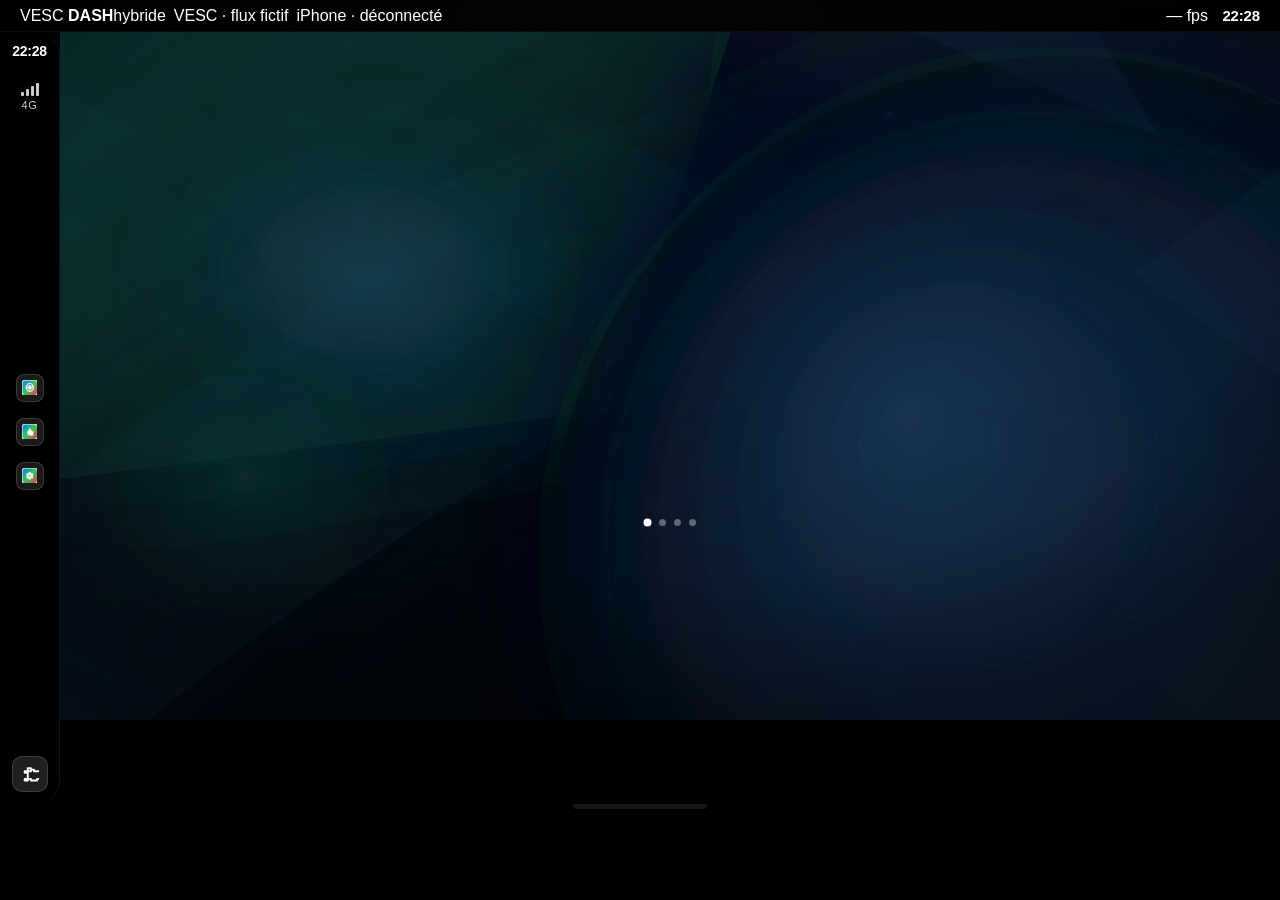
<file: hybrid/web/index.html>
<!doctype html>
<html lang="fr">
<head>
  <meta charset="utf-8">
  <meta name="viewport" content="width=device-width, initial-scale=1, viewport-fit=cover, user-scalable=no">
  <title>VESC DASH · Hybride</title>
  <link rel="stylesheet" href="css/base.css">
  <link rel="stylesheet" href="css/carplay-tokens.css">
  <link rel="stylesheet" href="css/carplay-wallpaper.css">
  <link rel="stylesheet" href="css/carplay-home.css">
  <link rel="stylesheet" href="css/screens/vesc-overlay.css">
  <link rel="stylesheet" href="css/screens/dash.css">
  <link rel="stylesheet" href="css/screens/gps.css">
  <link rel="stylesheet" href="css/screens/vehicle.css">
  <link rel="stylesheet" href="css/screens/iphone.css">
  <link rel="stylesheet" href="css/screens/settings.css">
  <link rel="stylesheet" href="css/screens/diagnostic.css">
</head>
<body>

  <header id="statusbar">
    <div class="sb-left">
      <span class="logo">VESC <b>DASH</b><span class="tag">hybride</span></span>
      <span id="chip-vesc" class="chip chip-idle">VESC · —</span>
      <span id="chip-link" class="chip chip-off">iPhone · déconnecté</span>
    </div>
    <div class="sb-right">
      <span id="sb-fps" class="sb-value">— fps</span>
      <span id="sb-clock">--:--</span>
    </div>
  </header>

  <main id="stage"></main>

  <nav id="dock" aria-label="Écrans"></nav>

  <script type="module" src="js/app.js"></script>
</body>
</html>
</file>
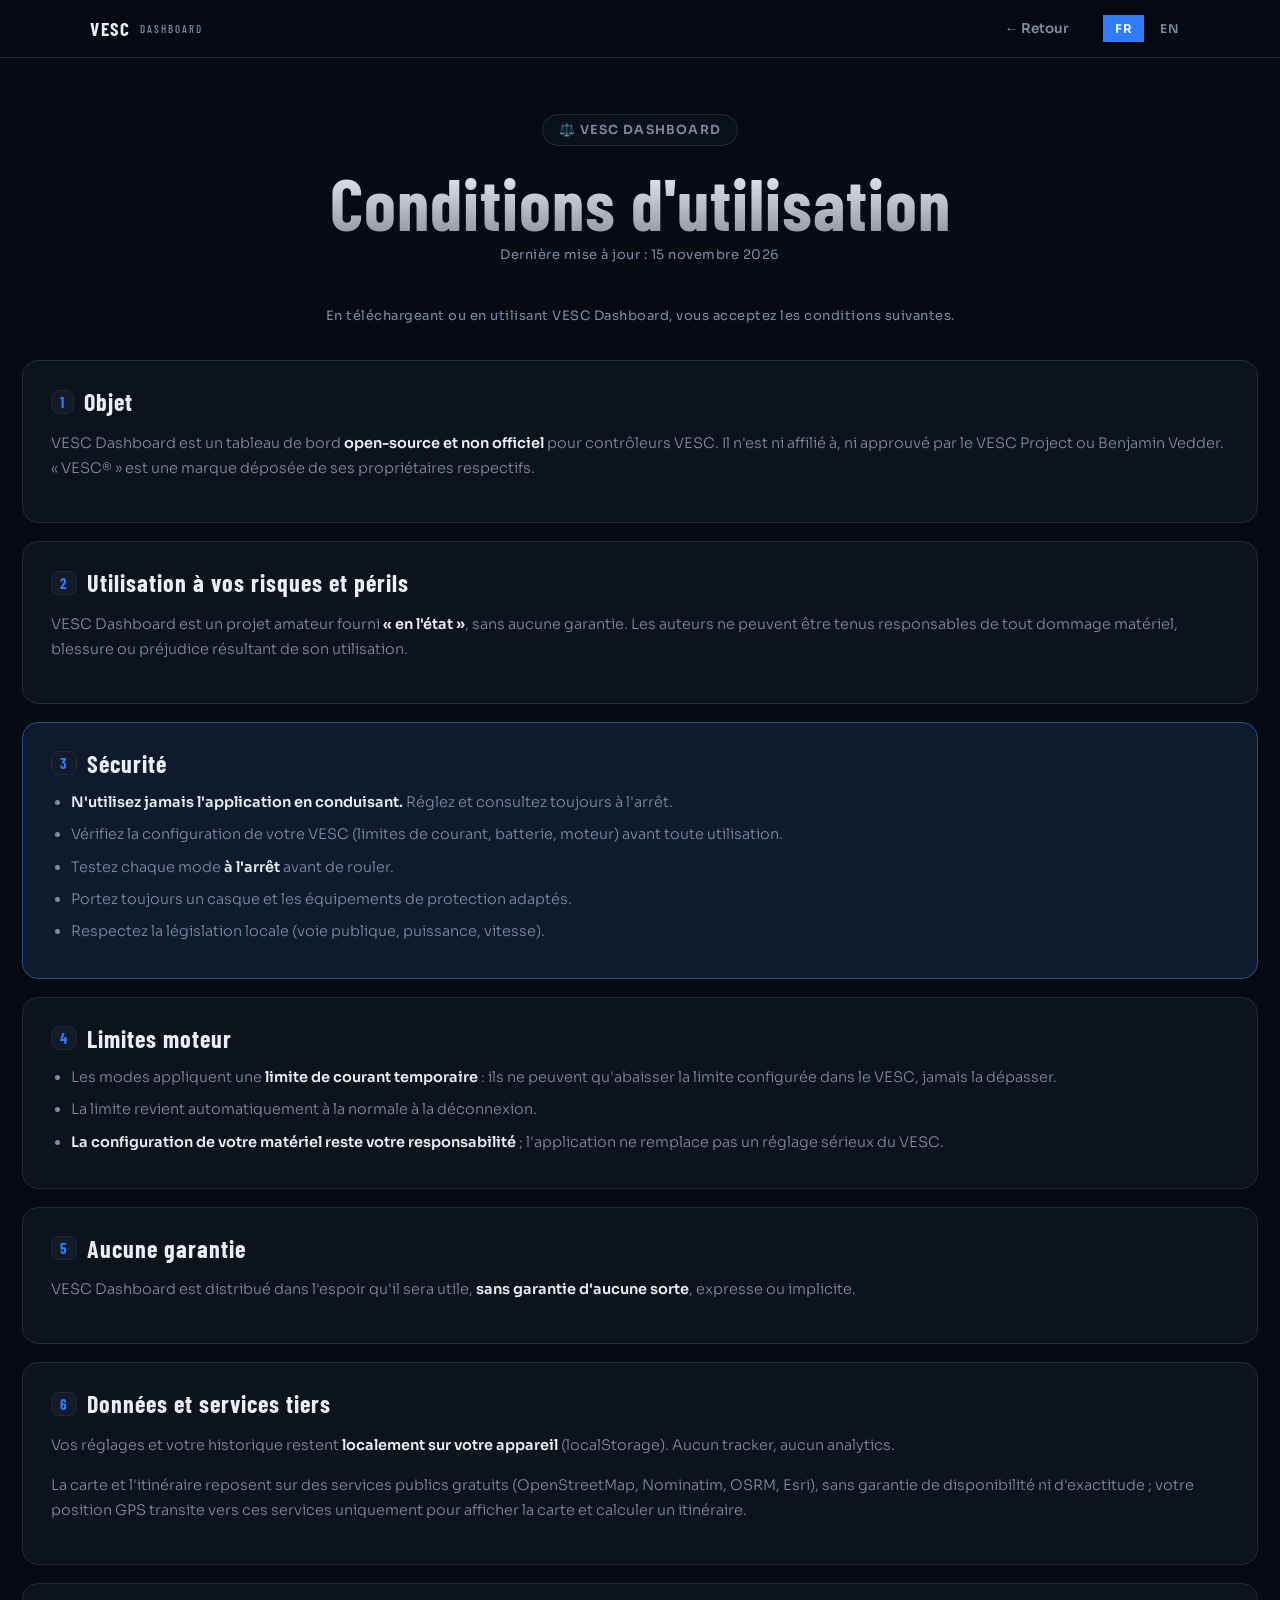
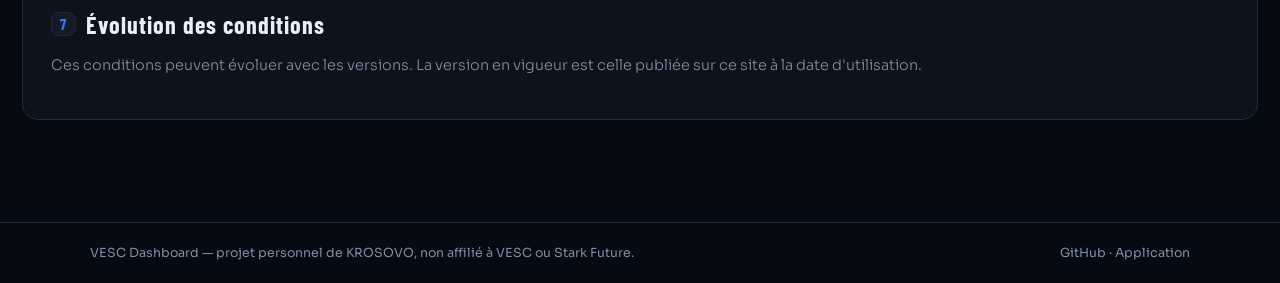
<file: conditions.html>
<!doctype html>
<html lang="fr">
<head>
<meta charset="utf-8">
<meta name="viewport" content="width=device-width,initial-scale=1">
<meta name="description" content="Conditions d'utilisation — VESC Dashboard by KROSOVO">
<meta property="og:title" content="Conditions d'utilisation — VESC Dashboard by KROSOVO">
<title>Conditions d'utilisation — VESC Dashboard by KROSOVO</title>
<link rel="preconnect" href="https://fonts.googleapis.com">
<link rel="preconnect" href="https://fonts.gstatic.com" crossorigin>
<link href="https://fonts.googleapis.com/css2?family=Barlow+Condensed:wght@600;700&family=Sora:wght@300;400;600;700&display=swap" rel="stylesheet">
<style>
:root{
  --bg:#060a13;--panel:#0d131d;--panel2:#131b28;--line:#1f2937;
  --text:#e9eef7;--muted:#7f8da3;--accent:#2f7bff;--ok:#5dd67f;
  --font:"Sora","Segoe UI",Arial,sans-serif;
  --cond:"Barlow Condensed","Arial Narrow",sans-serif;
  color-scheme:dark;
}
html,body{margin:0;background:var(--bg);color:var(--text);font-family:var(--font)}
a{color:var(--accent);text-decoration:none}
::selection{background:var(--accent);color:#fff}
.wrap{max-width:860px;margin:0 auto;padding:0 22px}
nav{position:sticky;top:0;z-index:50;background:#060a13d9;backdrop-filter:blur(12px);-webkit-backdrop-filter:blur(12px);border-bottom:1px solid var(--line)}
nav .in{display:flex;align-items:center;gap:14px;padding:12px 22px;max-width:1100px;margin:0 auto}
.logo{display:flex;align-items:center;gap:10px;font-family:var(--cond);font-weight:700;font-size:19px;letter-spacing:1.5px;color:var(--text)}
.logo small{color:var(--muted);font-size:11px;letter-spacing:2px;font-weight:500}
.back{margin-left:auto;color:var(--muted);font-size:13.5px;font-weight:600;padding:8px 12px;border-radius:9px}
.back:hover{color:var(--text);background:var(--panel2)}
.lang{display:flex;gap:4px;margin-left:8px}
.lang button{background:none;border:0;color:var(--muted);font:600 12px var(--font);padding:6px 12px;cursor:pointer;letter-spacing:.5px}
.lang button.on{background:var(--accent);color:#fff}
main{padding:56px 22px 40px}
.hero{text-align:center;max-width:860px;margin:0 auto 44px}
.badge{display:inline-flex;align-items:center;gap:8px;border:1px solid var(--line);background:#0d131dcc;border-radius:999px;padding:7px 16px;font-size:12.5px;color:var(--muted);letter-spacing:1.2px;font-weight:600}
h1{margin:22px 0 10px;font-family:var(--cond);font-weight:700;font-size:clamp(42px,7vw,72px);line-height:.95;letter-spacing:1px;
   background:linear-gradient(180deg,var(--text),color-mix(in srgb,var(--text) 62%,transparent));
   -webkit-background-clip:text;background-clip:text;-webkit-text-fill-color:transparent}
.maj{color:var(--muted);font-size:13px;letter-spacing:.5px;margin:6px 0 0}
.sec{border:1px solid var(--line);background:var(--panel);border-radius:16px;padding:26px 28px;margin-bottom:18px}
.sec h2{margin:0 0 12px;font-family:var(--cond);font-weight:700;font-size:24px;letter-spacing:1px;display:flex;align-items:center;gap:10px}
.sec h2 .n{color:var(--accent);font-size:15px;border:1px solid var(--line);border-radius:8px;padding:2px 8px;background:var(--panel2)}
.sec p,.sec li{color:var(--muted);font-size:14.5px;line-height:1.75;font-weight:300}
.sec b,.sec strong{color:var(--text);font-weight:600}
.sec ul{margin:10px 0 0;padding-left:20px}
.sec li{margin-bottom:7px}
.warn{border-color:color-mix(in srgb,var(--accent) 45%,var(--line));background:color-mix(in srgb,var(--accent) 7%,var(--panel))}
footer{border-top:1px solid var(--line);margin-top:44px}
footer .in{display:flex;flex-wrap:wrap;gap:10px 24px;justify-content:space-between;padding:22px;max-width:1100px;margin:0 auto;color:var(--muted);font-size:12.5px}
footer a{color:var(--muted)}
footer a:hover{color:var(--text)}
</style>
</head>
<body>
<nav>
  <div class="in">
    <a class="logo" href="index.html">VESC <small>DASHBOARD</small></a>
    <a class="back" href="index.html" data-fr="← Retour" data-en="← Back">← Retour</a>
    <div class="lang">
      <button id="langFr" onclick="setLang('fr')">FR</button>
      <button id="langEn" onclick="setLang('en')">EN</button>
    </div>
  </div>
</nav>

<main>
  <div class="hero">
    <span class="badge">⚖️ VESC DASHBOARD</span>
    <h1 data-fr="Conditions d'utilisation" data-en="Terms of Use">Conditions d'utilisation</h1>
    <p class="maj" data-fr="Dernière mise à jour : 15 novembre 2026" data-en="Last updated: November 15, 2026">Dernière mise à jour : 15 novembre 2026</p>
  </div>

  <p class="maj" style="text-align:center;margin-bottom:36px" data-fr="En téléchargeant ou en utilisant VESC Dashboard, vous acceptez les conditions suivantes." data-en="By downloading or using VESC Dashboard, you accept the following terms.">En téléchargeant ou en utilisant VESC Dashboard, vous acceptez les conditions suivantes.</p>

  <div class="sec">
    <h2><span class="n">1</span><span data-fr="Objet" data-en="Scope">Objet</span></h2>
    <p data-fr="VESC Dashboard est un tableau de bord <b>open-source et non officiel</b> pour contrôleurs VESC. Il n'est ni affilié à, ni approuvé par le VESC Project ou Benjamin Vedder. « VESC® » est une marque déposée de ses propriétaires respectifs." data-en="VESC Dashboard is an <b>open-source, unofficial</b> dashboard for VESC controllers. It is neither affiliated with nor endorsed by the VESC Project or Benjamin Vedder. “VESC®” is a registered trademark of its respective owners.">VESC Dashboard est un tableau de bord <b>open-source et non officiel</b> pour contrôleurs VESC. Il n'est ni affilié à, ni approuvé par le VESC Project ou Benjamin Vedder. « VESC® » est une marque déposée de ses propriétaires respectifs.</p>
  </div>

  <div class="sec">
    <h2><span class="n">2</span><span data-fr="Utilisation à vos risques et périls" data-en="Use at your own risk">Utilisation à vos risques et périls</span></h2>
    <p data-fr="VESC Dashboard est un projet amateur fourni <b>« en l'état »</b>, sans aucune garantie. Les auteurs ne peuvent être tenus responsables de tout dommage matériel, blessure ou préjudice résultant de son utilisation." data-en="VESC Dashboard is a hobby project provided <b>“as is”</b>, with no warranty of any kind. The authors cannot be held liable for any material damage, injury or loss resulting from its use.">VESC Dashboard est un projet amateur fourni <b>« en l'état »</b>, sans aucune garantie. Les auteurs ne peuvent être tenus responsables de tout dommage matériel, blessure ou préjudice résultant de son utilisation.</p>
  </div>

  <div class="sec warn">
    <h2><span class="n">3</span><span data-fr="Sécurité" data-en="Safety">Sécurité</span></h2>
    <ul>
      <li data-fr="<b>N'utilisez jamais l'application en conduisant.</b> Réglez et consultez toujours à l'arrêt." data-en="<b>Never use the app while riding.</b> Always adjust and check while stopped."><b>N'utilisez jamais l'application en conduisant.</b> Réglez et consultez toujours à l'arrêt.</li>
      <li data-fr="Vérifiez la configuration de votre VESC (limites de courant, batterie, moteur) avant toute utilisation." data-en="Check your VESC configuration (current limits, battery, motor) before any use.">Vérifiez la configuration de votre VESC (limites de courant, batterie, moteur) avant toute utilisation.</li>
      <li data-fr="Testez chaque mode <b>à l'arrêt</b> avant de rouler." data-en="Test each mode <b>while stopped</b> before riding.">Testez chaque mode <b>à l'arrêt</b> avant de rouler.</li>
      <li data-fr="Portez toujours un casque et les équipements de protection adaptés." data-en="Always wear a helmet and appropriate protective gear.">Portez toujours un casque et les équipements de protection adaptés.</li>
      <li data-fr="Respectez la législation locale (voie publique, puissance, vitesse)." data-en="Respect local laws (public roads, power, speed).">Respectez la législation locale (voie publique, puissance, vitesse).</li>
    </ul>
  </div>

  <div class="sec">
    <h2><span class="n">4</span><span data-fr="Limites moteur" data-en="Motor limits">Limites moteur</span></h2>
    <ul>
      <li data-fr="Les modes appliquent une <b>limite de courant temporaire</b> : ils ne peuvent qu'abaisser la limite configurée dans le VESC, jamais la dépasser." data-en="Modes apply a <b>temporary current limit</b>: they can only lower the limit configured in the VESC, never exceed it.">Les modes appliquent une <b>limite de courant temporaire</b> : ils ne peuvent qu'abaisser la limite configurée dans le VESC, jamais la dépasser.</li>
      <li data-fr="La limite revient automatiquement à la normale à la déconnexion." data-en="The limit automatically reverts to normal on disconnect.">La limite revient automatiquement à la normale à la déconnexion.</li>
      <li data-fr="<b>La configuration de votre matériel reste votre responsabilité</b> ; l'application ne remplace pas un réglage sérieux du VESC." data-en="<b>Your hardware configuration remains your responsibility</b>; the app does not replace proper VESC tuning."><b>La configuration de votre matériel reste votre responsabilité</b> ; l'application ne remplace pas un réglage sérieux du VESC.</li>
    </ul>
  </div>

  <div class="sec">
    <h2><span class="n">5</span><span data-fr="Aucune garantie" data-en="No warranty">Aucune garantie</span></h2>
    <p data-fr="VESC Dashboard est distribué dans l'espoir qu'il sera utile, <b>sans garantie d'aucune sorte</b>, expresse ou implicite." data-en="VESC Dashboard is distributed in the hope that it will be useful, <b>without any warranty</b>, express or implied.">VESC Dashboard est distribué dans l'espoir qu'il sera utile, <b>sans garantie d'aucune sorte</b>, expresse ou implicite.</p>
  </div>

  <div class="sec">
    <h2><span class="n">6</span><span data-fr="Données et services tiers" data-en="Data & third-party services">Données et services tiers</span></h2>
    <p data-fr="Vos réglages et votre historique restent <b>localement sur votre appareil</b> (localStorage). Aucun tracker, aucun analytics." data-en="Your settings and history stay <b>locally on your device</b> (localStorage). No trackers, no analytics.">Vos réglages et votre historique restent <b>localement sur votre appareil</b> (localStorage). Aucun tracker, aucun analytics.</p>
    <p data-fr="La carte et l'itinéraire reposent sur des services publics gratuits (OpenStreetMap, Nominatim, OSRM, Esri), sans garantie de disponibilité ni d'exactitude ; votre position GPS transite vers ces services uniquement pour afficher la carte et calculer un itinéraire." data-en="The map and routing rely on free public services (OpenStreetMap, Nominatim, OSRM, Esri), with no guarantee of availability or accuracy; your GPS position is sent to those services only to display the map and compute a route.">La carte et l'itinéraire reposent sur des services publics gratuits (OpenStreetMap, Nominatim, OSRM, Esri), sans garantie de disponibilité ni d'exactitude ; votre position GPS transite vers ces services uniquement pour afficher la carte et calculer un itinéraire.</p>
  </div>

  <div class="sec">
    <h2><span class="n">7</span><span data-fr="Évolution des conditions" data-en="Changes to these terms">Évolution des conditions</span></h2>
    <p data-fr="Ces conditions peuvent évoluer avec les versions. La version en vigueur est celle publiée sur ce site à la date d'utilisation." data-en="These terms may evolve with new versions. The version in force is the one published on this site at the time of use.">Ces conditions peuvent évoluer avec les versions. La version en vigueur est celle publiée sur ce site à la date d'utilisation.</p>
  </div>
</main>

<footer>
  <div class="in">
    <span data-fr="VESC Dashboard — projet personnel de KROSOVO, non affilié à VESC ou Stark Future." data-en="VESC Dashboard — a personal project by KROSOVO, not affiliated with VESC or Stark Future.">VESC Dashboard — projet personnel de KROSOVO, non affilié à VESC ou Stark Future.</span>
    <span><a href="https://github.com/clementdbs2-del/vesc-dashboard">GitHub</a> · <a href="app/" data-fr="Application" data-en="App">Application</a></span>
  </div>
</footer>

<script>
let lang="fr";
try{lang=localStorage.getItem("vdLang")||"fr"}catch(e){}
function setLang(l){
  lang=l;try{localStorage.setItem("vdLang",l)}catch(e){}
  document.documentElement.lang=l;
  document.querySelectorAll("[data-fr]").forEach(el=>{el.innerHTML=el.dataset[l]});
  document.getElementById("langFr").classList.toggle("on",l==="fr");
  document.getElementById("langEn").classList.toggle("on",l==="en");
}
setLang(lang);
</script>
</body>
</html>
</file>
<file: hybrid/web/css/base.css>
/* ============ VESC DASH — CarPlay Standard (pixel-perfect) ============ */

:root {
  /* Couleurs officielles CarPlay */
  --cp-black: #000000;
  --cp-card: #1c1c1e;
  --cp-card-elevated: #2c2c2e;
  --cp-border: #38383a;
  --cp-white: #ffffff;
  --cp-gray: #8e8e93;
  --cp-gray-dark: #636366;
  --cp-blue: #007aff;
  --cp-blue-light: #0a84ff;
  --cp-green: #34c759;
  --cp-green-dim: #28a745;
  --cp-orange: #ff9f0a;
  --cp-red: #ff3b30;
  --cp-purple: #af52de;

  /* Typographie SF Pro */
  --cp-font: -apple-system, BlinkMacSystemFont, "SF Pro Rounded", "SF Pro Text", "Segoe UI", Roboto, Helvetica, Arial, sans-serif;
  --cp-font-mono: "SF Mono", "Monaco", "Menlo", "Consolas", monospace;

  /* Rayons */
  --cp-radius-xl: 24px;
  --cp-radius-lg: 18px;
  --cp-radius-md: 14px;
  --cp-radius-sm: 10px;
  --cp-radius-pill: 999px;

  /* Ombres */
  --cp-shadow-card: 0 8px 32px rgba(0,0,0,.5), 0 2px 8px rgba(0,0,0,.3);
  --cp-shadow-dock: 0 -4px 24px rgba(0,0,0,.6);
  --cp-shadow-fab: 0 4px 20px rgba(0,122,255,.4);

  /* Transitions */
  --cp-transition: 200ms cubic-bezier(.25, .46, .45, .94);
  --cp-transition-fast: 120ms cubic-bezier(.25, .46, .45, .94);

  /* Espacement grille */
  --cp-gap: 12px;
  --cp-padding: 20px;
}

/* ============ Reset & Base ============ */
* { margin: 0; padding: 0; box-sizing: border-box; }

html, body {
  height: 100%;
  overflow: hidden;
  background: var(--cp-black);
  color: var(--cp-white);
  font-family: var(--cp-font);
  -webkit-font-smoothing: antialiased;
  -moz-osx-font-smoothing: grayscale;
  text-rendering: optimizeLegibility;
  user-select: none;
  -webkit-user-select: none;
  touch-action: manipulation;
}

/* Fond avec vignettage subtil comme CarPlay */
body {
  display: grid;
  grid-template-rows: 32px 1fr 96px;
  background:
    radial-gradient(ellipse 100% 60% at 50% 0%, rgba(28,28,30,.35) 0%, transparent 65%),
    var(--cp-black);
}

#stage { position: relative; min-height: 0; }

.screen {
  position: absolute;
  inset: 0;
  padding: var(--cp-gap) calc(var(--cp-gap) + 8px) calc(var(--cp-gap) / 2);
  opacity: 0;
  transform: translateY(6px) scale(.99);
  pointer-events: none;
  transition: opacity var(--cp-transition), transform var(--cp-transition);
  overflow-y: auto;
  overflow-x: hidden;
}

.screen.active {
  opacity: 1;
  transform: translateY(0) scale(1);
  pointer-events: auto;
}

body.no-anim .screen,
body.no-anim .screen * { transition: none !important; animation: none !important; }

/* ============ Carte CarPlay ============ */
.cp-card {
  background: var(--cp-card);
  border: 1px solid var(--cp-border);
  border-radius: var(--cp-radius-xl);
  box-shadow: var(--cp-shadow-card);
  overflow: hidden;
  height: 100%;
}

.cp-card-inner { padding: var(--cp-padding); height: 100%; display: flex; flex-direction: column; }

/* ============ Grilles principales ============ */
.cp-main-grid {
  height: 100%;
  display: grid;
  grid-template-columns: 1fr 1fr;
  grid-template-rows: 1fr 1fr;
  gap: var(--cp-gap);
  grid-template-areas:
    "speed media"
    "battery nav";
}

/* Zones nommées */
.zone-speed { grid-area: speed; }
.zone-media { grid-area: media; }
.zone-battery { grid-area: battery; }
.zone-nav { grid-area: nav; }

/* ============ Statusbar (32px, ultra-fine) ============ */
#statusbar {
  display: flex;
  align-items: center;
  justify-content: space-between;
  padding: 0 20px;
  height: 32px;
  background: rgba(0,0,0,.45);
  backdrop-filter: blur(20px);
  -webkit-backdrop-filter: blur(20px);
  border-bottom: 1px solid rgba(255,255,255,.04);
  position: sticky; top: 0; z-index: 20;
}

.sb-left, .sb-right { display: flex; align-items: center; gap: 8px; }

/* Indicateurs gauche (signal, batterie iPhone) */
.sb-indicators { display: flex; align-items: center; gap: 4px; }

.sb-indicator {
  display: inline-flex;
  align-items: center;
  justify-content: center;
  color: var(--cp-white);
  font: 400 11px/1 var(--cp-font);
}

.sb-indicator svg { width: 17px; height: 17px; stroke: currentColor; fill: none; stroke-width: 1.5; }

.sb-indicator.battery { width: 27px; }
.sb-indicator.battery svg { width: 24px; height: 13px; }

/* Horloge droite */
#sb-clock {
  font: 600 15px/1 var(--cp-font);
  letter-spacing: -.01em;
  color: var(--cp-white);
  min-width: 44px;
  text-align: right;
}

/* ============ Dock (96px) ============ */
#dock {
  display: flex;
  align-items: center;
  justify-content: center;
  gap: calc(var(--cp-gap) + 4px);
  padding: 8px 28px 16px;
  background:
    linear-gradient(180deg, transparent 0%, rgba(0,0,0,.75) 35%, var(--cp-black) 100%),
    var(--cp-black);
  box-shadow: var(--cp-shadow-dock);
  position: relative; z-index: 10;
}

#dock::before {
  content: "";
  position: absolute;
  top: 0; left: 50%;
  transform: translateX(-50%);
  width: 134px; height: 5px;
  background: var(--cp-card-elevated);
  border-radius: 0 0 3px 3px;
  opacity: .5;
}

.dock-item {
  display: flex;
  flex-direction: column;
  align-items: center;
  gap: 5px;
  padding: 8px 14px;
  border-radius: var(--cp-radius-lg);
  background: transparent;
  border: none;
  color: var(--cp-gray);
  cursor: pointer;
  transition: background var(--cp-transition-fast), color var(--cp-transition-fast), transform 80ms;
  min-width: 68px;
}

.dock-item svg {
  width: 26px; height: 26px;
  stroke: currentColor;
  fill: none;
  stroke-width: 2;
  stroke-linecap: round;
  stroke-linejoin: round;
  transition: stroke var(--cp-transition-fast);
}

.dock-item span {
  font: 500 10px/1 var(--cp-font);
  letter-spacing: .01em;
}

.dock-item:active { transform: scale(.92); }
.dock-item:hover { color: var(--cp-white); background: rgba(255,255,255,.06); }

.dock-item.active {
  color: var(--cp-blue);
  background: rgba(0, 122, 255, .14);
}

.dock-item.active svg { stroke: var(--cp-blue); }

/* Pastille active (style CarPlay) */
.dock-item.active::after {
  content: "";
  width: 6px; height: 6px;
  margin-top: 1px;
  border-radius: 50%;
  background: var(--cp-blue);
  box-shadow: 0 0 10px var(--cp-blue);
}

/* ============ Typographie cartes ============ */
.cp-section-title {
  font: 600 12px/1 var(--cp-font);
  letter-spacing: .16em;
  text-transform: uppercase;
  color: var(--cp-gray-dark);
  margin-bottom: 14px;
}

.cp-section-title span { color: var(--cp-blue); font-weight: 700; }

/* ============ Anneaux (vitesse, batterie) ============ */
.cp-ring-wrap { display: flex; flex-direction: column; align-items: center; justify-content: center; flex: 1; }

.cp-ring {
  width: 100%; max-width: 200px; aspect-ratio: 1;
  margin-bottom: 10px;
}
.cp-ring svg { width: 100%; height: 100%; transform: rotate(-90deg); }
.cp-ring-track { stroke: var(--cp-border); stroke-width: 10; fill: none; }
.cp-ring-progress {
  stroke: var(--cp-green);
  stroke-width: 10;
  fill: none;
  stroke-linecap: round;
  transition: stroke-dashoffset 300ms cubic-bezier(.25, .46, .45, .94), stroke 300ms;
}
.cp-ring-progress.warn { stroke: var(--cp-orange); }
.cp-ring-progress.crit { stroke: var(--cp-red); }
.cp-ring-value {
  font: 200 48px/1 var(--cp-font);
  fill: var(--cp-white);
  text-anchor: middle; dominant-baseline: middle;
}
.cp-ring-sub { font: 400 11px/1 var(--cp-font); fill: var(--cp-gray); text-anchor: middle; dominant-baseline: middle; }

/* ============ Média (carte droite haut) ============ */
.media-card { display: flex; flex-direction: column; }

.media-artwork {
  width: 100%; aspect-ratio: 1;
  border-radius: var(--cp-radius-md);
  background: linear-gradient(135deg, #1a1a2e 0%, #16213e 100%);
  display: flex; align-items: center; justify-content: center;
  margin-bottom: 14px;
  position: relative; overflow: hidden;
}

.media-artwork img { width: 100%; height: 100%; object-fit: cover; }
.media-artwork .placeholder { width: 55%; height: 55%; stroke: var(--cp-gray-dark); fill: none; stroke-width: 1.5; }

.media-info { text-align: center; }
.media-title { font: 600 15px/1.2 var(--cp-font); color: var(--cp-white); margin-bottom: 3px; white-space: nowrap; overflow: hidden; text-overflow: ellipsis; }
.media-artist { font: 400 12px/1 var(--cp-font); color: var(--cp-gray); white-space: nowrap; overflow: hidden; text-overflow: ellipsis; }

.media-controls { display: flex; align-items: center; justify-content: center; gap: 18px; margin-top: 14px; }
.media-btn {
  width: 40px; height: 40px;
  border-radius: 50%;
  border: none;
  background: var(--cp-card-elevated);
  color: var(--cp-white);
  display: flex; align-items: center; justify-content: center;
  cursor: pointer;
  transition: background var(--cp-transition-fast), transform 80ms;
}
.media-btn:active { transform: scale(.88); }
.media-btn:hover { background: var(--cp-border); }
.media-btn.play {
  width: 52px; height: 52px;
  background: var(--cp-blue);
  box-shadow: var(--cp-shadow-fab);
}
.media-btn.play:active { transform: scale(.92); }
.media-btn.play:hover { background: #0066dd; }
.media-btn svg { width: 18px; height: 18px; stroke: currentColor; fill: none; stroke-width: 2.2; }
.media-btn.play svg { width: 22px; height: 22px; }

/* ============ Navigation (carte droite bas) ============ */
.nav-card { position: relative; }

.nav-map {
  height: 100%;
  border-radius: var(--cp-radius-md);
  background:
    radial-gradient(ellipse at 30% 20%, #0d1a2a 0%, #081018 70%),
    var(--cp-card);
  position: relative; overflow: hidden;
}

.nav-map svg { position: absolute; inset: 0; width: 100%; height: 100%; }
.nav-grid line { stroke: #1a2a3a; stroke-width: 1; }
.nav-route { stroke: #2a4a6a; stroke-width: 7; fill: none; stroke-linecap: round; }
.nav-pos { fill: var(--cp-blue); stroke: var(--cp-white); stroke-width: 2.5; }
.nav-trail { stroke: var(--cp-blue); stroke-width: 2; fill: none; opacity: .7; stroke-linecap: round; }

.nav-next {
  position: absolute;
  bottom: 12px; left: 12px; right: 12px;
  background: rgba(0,0,0,.55);
  backdrop-filter: blur(12px);
  -webkit-backdrop-filter: blur(12px);
  border: 1px solid var(--cp-border);
  border-radius: var(--cp-radius-sm);
  padding: 10px 14px;
  display: flex; align-items: center; gap: 10px;
}
.nav-next svg { width: 24px; height: 24px; stroke: var(--cp-green); fill: none; stroke-width: 2.5; flex-shrink: 0; }
.nav-next-info { display: flex; flex-direction: column; gap: 1px; flex: 1; min-width: 0; }
.nav-next-type { font: 600 12px/1 var(--cp-font); color: var(--cp-white); white-space: nowrap; overflow: hidden; text-overflow: ellipsis; }
.nav-next-dist { font: 400 10px/1 var(--cp-font); color: var(--cp-gray); }

/* ============ Batterie (carte gauche bas) ============ */
.battery-card { display: flex; flex-direction: column; }

.battery-ring .cp-ring { max-width: 160px; }
.battery-ring .cp-ring-value { font-size: 40px; }

.battery-stats { display: flex; justify-content: space-between; margin-top: 10px; padding-top: 12px; border-top: 1px solid var(--cp-border); }
.battery-stat { text-align: center; flex: 1; }
.battery-stat .val { font: 300 17px/1 var(--cp-font); color: var(--cp-white); }
.battery-stat .lbl { font: 400 10px/1 var(--cp-font); color: var(--cp-gray-dark); margin-top: 2px; }

/* ============ Vitesse (carte gauche haut) ============ */
.speed-card { display: flex; flex-direction: column; align-items: center; justify-content: center; text-align: center; }

.speed-meta { margin-top: 8px; }
.speed-meta .cp-ring-value { font-size: 36px; }
.speed-meta .cp-ring-sub { font-size: 10px; }

.speed-details { display: flex; justify-content: center; gap: 20px; margin-top: 10px; }
.speed-detail { text-align: center; }
.speed-detail .val { font: 300 15px/1 var(--cp-font); color: var(--cp-white); }
.speed-detail .lbl { font: 400 10px/1 var(--cp-font); color: var(--cp-gray-dark); margin-top: 1px; }

/* ============ Scrollbar ============ */
::-webkit-scrollbar { width: 6px; height: 6px; }
::-webkit-scrollbar-track { background: transparent; }
::-webkit-scrollbar-thumb { background: var(--cp-border); border-radius: 3px; }
::-webkit-scrollbar-thumb:hover { background: var(--cp-gray-dark); }
::-webkit-scrollbar-corner { background: transparent; }
</file>
<file: hybrid/web/css/carplay-tokens.css>
/* ============ CarPlay Design Tokens (extrait de la référence 745×420) ============ */

:root {
  /* ---- Résolution de référence ---- */
  --cp-ref-w: 745;
  --cp-ref-h: 420;

  /* ---- Couleurs officielles CarPlay ---- */
  --cp-black: #000000;
  --cp-white: #ffffff;
  --cp-sidebar-bg: rgba(0, 0, 0, 0.85);
  --cp-sidebar-border: rgba(255, 255, 255, 0.08);
  --cp-label-bg: rgba(0, 0, 0, 0.65);
  --cp-label-text: #ffffff;
  --cp-pagination-inactive: rgba(255, 255, 255, 0.35);
  --cp-pagination-active: #ffffff;

  /* Couleurs icônes (approximations officielles) */
  --cp-green: #34c759;        /* Téléphone, Messages */
  --cp-green-dark: #28a745;
  --cp-red-pink: #ff2d55;     /* Musique */
  --cp-red-dark: #e01e4a;
  --cp-blue-map: #007aff;     /* Plans, Météo */
  --cp-blue-dark: #0066cc;
  --cp-purple: #af52de;       /* Podcasts */
  --cp-purple-dark: #9a3fd8;
  --cp-orange: #ff9f0a;       /* Livres audio */
  --cp-orange-dark: #e08900;
  --cp-gray-settings: #8e8e93; /* Réglages */
  --cp-gray-dark: #636366;
  --cp-white-nowplaying: #ffffff; /* À l'écoute */

  /* ---- Dimensions sidebar (9% largeur) ---- */
  --cp-sidebar-w-pct: 9%;
  --cp-sidebar-w: calc(var(--cp-ref-w) * 0.09); /* ~67px à 745px */
  --cp-sidebar-padding: 12px;
  --cp-sidebar-item-gap: 16px;
  --cp-sidebar-icon-size: 28px;
  --cp-sidebar-icon-radius: 8px;
  --cp-home-btn-size: 36px;
  --cp-home-btn-radius: 10px;

  /* ---- Grille applications (2 rangées × 5 colonnes) ---- */
  --cp-grid-rows: 2;
  --cp-grid-cols: 5;
  --cp-grid-gap-x: 18px;
  --cp-grid-gap-y: 22px;
  --cp-grid-margin-top: 28px;
  --cp-grid-margin-bottom: 24px;
  --cp-grid-margin-left: 24px;
  --cp-grid-margin-right: 24px;

  /* ---- Icônes applications ---- */
  --cp-app-icon-size: 68px;
  --cp-app-icon-radius: 16px;  /* coins fortement arrondis style iOS */
  --cp-app-icon-shadow: 0 4px 16px rgba(0,0,0,0.3), 0 1px 4px rgba(0,0,0,0.2);
  --cp-app-label-gap: 6px;
  --cp-app-label-font: 400 11px/1.2 var(--cp-font);
  --cp-app-label-padding: 4px 8px;
  --cp-app-label-radius: 6px;
  --cp-app-label-bg: rgba(0, 0, 0, 0.6);

  /* ---- Pagination (4 points) ---- */
  --cp-pagination-dot-size: 7px;
  --cp-pagination-gap: 8px;
  --cp-pagination-bottom: 16px;

  /* ---- Typographie ---- */
  --cp-font: -apple-system, BlinkMacSystemFont, "SF Pro Rounded", "SF Pro Text", "Segoe UI", Roboto, Helvetica, Arial, sans-serif;
  --cp-font-mono: "SF Mono", "Monaco", "Menlo", monospace;
  --cp-time-font: 600 14px/1 var(--cp-font);
  --cp-signal-font: 400 11px/1 var(--cp-font);

  /* ---- Transitions ---- */
  --cp-transition: 250ms cubic-bezier(.25, .46, .45, .94);
  --cp-transition-fast: 150ms cubic-bezier(.25, .46, .45, .94);
  --cp-swipe-duration: 300ms;

  /* ---- Z-index ---- */
  --cp-z-sidebar: 100;
  --cp-z-grid: 10;
  --cp-z-wallpaper: 1;
  --cp-z-pagination: 50;
  --cp-z-app-open: 200;
}

/* ============ Responsive : échelle proportionnelle ============ */
/* La référence est 745×420. Tout s'échelle via --cp-scale. */
:root {
  --cp-scale: 1; /* calculé au runtime JS selon window.innerWidth / 745 */
}
</file>
<file: hybrid/web/css/carplay-wallpaper.css>
/* ============ CarPlay Wallpaper — Reconstruction SVG (745×420 reference) ============ */

.cp-wallpaper {
  position: fixed;
  inset: 0;
  z-index: var(--cp-z-wallpaper);
  overflow: hidden;
  background: #0a0f1a; /* fallback nuit */
}

.cp-wallpaper svg {
  width: 100%;
  height: 100%;
  display: block;
  /* L'artwork est dessiné dans un viewBox 745×420 et scale au container */
}
</file>
<file: hybrid/web/css/carplay-home.css>
/* ============ CarPlay Home Screen — Écran d'accueil fidèlement reconstruit ============ */

.cp-home {
  position: absolute;
  inset: 0;
  display: flex;
  flex-direction: row;
  background: transparent;
}

/* ============ SIDEBAR GAUCHE (9% largeur, fixe) ============ */
.cp-sidebar {
  width: var(--cp-sidebar-w);
  min-width: 60px;
  max-width: 90px;
  height: 100%;
  background: var(--cp-sidebar-bg);
  backdrop-filter: blur(20px);
  -webkit-backdrop-filter: blur(20px);
  border-right: 1px solid var(--cp-sidebar-border);
  border-radius: 0 var(--cp-radius-xl) var(--cp-radius-xl) 0;
  display: flex;
  flex-direction: column;
  align-items: center;
  padding: var(--cp-sidebar-padding) 8px;
  gap: var(--cp-sidebar-item-gap);
  z-index: var(--cp-z-sidebar);
  position: relative;
  flex-shrink: 0;
}

/* Heure en haut */
.cp-sidebar-time {
  font: var(--cp-time-font);
  color: var(--cp-white);
  text-align: center;
  width: 100%;
  margin-bottom: 8px;
  letter-spacing: -0.02em;
}

/* Indicateurs réseau (signal + 4G) */
.cp-sidebar-indicators {
  display: flex;
  flex-direction: column;
  align-items: center;
  gap: 4px;
  margin-bottom: 12px;
  width: 100%;
}

.cp-signal-group {
  display: flex;
  align-items: flex-end;
  gap: 2px;
  height: 14px;
}

.cp-signal-bar {
  width: 3px;
  background: var(--cp-white);
  border-radius: 1px;
  opacity: 0.8;
}
.cp-signal-bar:nth-child(1) { height: 30%; }
.cp-signal-bar:nth-child(2) { height: 50%; }
.cp-signal-bar:nth-child(3) { height: 70%; }
.cp-signal-bar:nth-child(4) { height: 90%; }

.cp-network-label {
  font: var(--cp-signal-font);
  color: var(--cp-white);
  opacity: 0.8;
  text-transform: uppercase;
  letter-spacing: 0.05em;
}

/* Raccourcis (3 icônes carrées arrondies) */
.cp-sidebar-shortcuts {
  display: flex;
  flex-direction: column;
  align-items: center;
  gap: var(--cp-sidebar-item-gap);
  width: 100%;
  flex: 1;
  justify-content: center;
  margin-bottom: 16px;
}

.cp-shortcut {
  position: relative;
  width: var(--cp-sidebar-icon-size);
  height: var(--cp-sidebar-icon-size);
  border-radius: var(--cp-sidebar-icon-radius);
  background: rgba(255,255,255,0.1);
  border: 1px solid rgba(255,255,255,0.15);
  display: flex;
  align-items: center;
  justify-content: center;
  cursor: pointer;
  transition: background var(--cp-transition-fast), transform var(--cp-transition-fast), border-color var(--cp-transition-fast);
}

.cp-shortcut svg {
  width: 60%;
  height: 60%;
  stroke: var(--cp-white);
  fill: none;
  stroke-width: 2;
  stroke-linecap: round;
  stroke-linejoin: round;
}

.cp-shortcut:hover,
.cp-shortcut:active {
  background: rgba(255,255,255,0.2);
  transform: scale(0.95);
}

.cp-shortcut.active {
  background: var(--cp-blue);
  border-color: var(--cp-blue-light);
  box-shadow: 0 0 16px rgba(0,122,255,0.4);
}

.cp-shortcut.active svg { stroke: var(--cp-white); }

/* Bouton Home (bas) */
.cp-home-btn {
  width: var(--cp-home-btn-size);
  height: var(--cp-home-btn-size);
  border-radius: var(--cp-home-btn-radius);
  background: rgba(255,255,255,0.12);
  border: 1px solid rgba(255,255,255,0.15);
  display: flex;
  align-items: center;
  justify-content: center;
  cursor: pointer;
  transition: background var(--cp-transition-fast), transform var(--cp-transition-fast);
  margin-top: auto;
}

.cp-home-btn svg {
  width: 55%;
  height: 55%;
  stroke: var(--cp-white);
  fill: none;
  stroke-width: 2.5;
  stroke-linecap: round;
  stroke-linejoin: round;
}

.cp-home-btn:active { transform: scale(0.9); }
.cp-home-btn:hover { background: rgba(255,255,255,0.2); }

/* ============ ZONE PRINCIPALE (grille + fond + pagination) ============ */
.cp-main {
  flex: 1;
  position: relative;
  overflow: hidden;
  background: transparent;
}

/* Fond d'écran */
.cp-wallpaper-container {
  position: absolute;
  inset: 0;
  z-index: var(--cp-z-wallpaper);
}

/* Conteneur grille avec pagination (swipe horizontal) */
.cp-pages-container {
  position: absolute;
  inset: 0;
  display: flex;
  overflow-x: hidden;
  touch-action: pan-x;
}

.cp-page {
  flex: 0 0 100%;
  width: 100%;
  height: 100%;
  display: grid;
  grid-template-rows: auto 1fr auto;
  grid-template-columns: 1fr;
  align-content: start;
  padding: var(--cp-grid-margin-top) var(--cp-grid-margin-left) var(--cp-grid-margin-bottom) var(--cp-grid-margin-right);
  box-sizing: border-box;
  transition: transform var(--cp-swipe-duration) cubic-bezier(.25, .46, .45, .94);
}

/* Grille applications 2×5 */
.cp-app-grid {
  display: grid;
  grid-template-rows: repeat(2, auto);
  grid-template-columns: repeat(5, 1fr);
  gap: var(--cp-grid-gap-y) var(--cp-grid-gap-x);
  align-items: start;
  justify-items: center;
  width: 100%;
  max-width: 100%;
}

/* Carte application */
.cp-app {
  display: flex;
  flex-direction: column;
  align-items: center;
  gap: var(--cp-app-label-gap);
  cursor: pointer;
  tap-highlight-color: transparent;
  -webkit-tap-highlight-color: transparent;
  border-radius: var(--cp-app-icon-radius);
  transition: transform var(--cp-transition-fast);
}

.cp-app:active {
  transform: scale(0.92);
}

.cp-app-icon {
  width: var(--cp-app-icon-size);
  height: var(--cp-app-icon-size);
  border-radius: var(--cp-app-icon-radius);
  box-shadow: var(--cp-app-icon-shadow);
  display: block;
  transition: box-shadow var(--cp-transition-fast);
}

.cp-app:active .cp-app-icon {
  box-shadow: 0 2px 8px rgba(0,0,0,0.3), 0 1px 2px rgba(0,0,0,0.2);
}

.cp-app-label {
  font: var(--cp-app-label-font);
  color: var(--cp-label-text);
  background: var(--cp-label-bg);
  backdrop-filter: blur(8px);
  -webkit-backdrop-filter: blur(8px);
  padding: var(--cp-app-label-padding);
  border-radius: var(--cp-app-label-radius);
  white-space: nowrap;
  text-align: center;
  pointer-events: none;
}

/* Pagination (4 points) */
.cp-pagination {
  display: flex;
  justify-content: center;
  align-items: center;
  gap: var(--cp-pagination-gap);
  padding-bottom: var(--cp-pagination-bottom);
  z-index: var(--cp-z-pagination);
}

.cp-pagination-dot {
  width: var(--cp-pagination-dot-size);
  height: var(--cp-pagination-dot-size);
  border-radius: 50%;
  background: var(--cp-pagination-inactive);
  border: none;
  cursor: pointer;
  transition: background var(--cp-transition-fast), transform var(--cp-transition-fast);
}

.cp-pagination-dot.active {
  background: var(--cp-pagination-active);
  transform: scale(1.15);
}

.cp-pagination-dot:hover { transform: scale(1.2); }

/* ============ Responsive scaling ============ */
/* Le JS calcule --cp-scale = innerWidth / 745 et l'applique */
.cp-home { transform-origin: 0 0; }
.cp-home.scaled { transform: scale(var(--cp-scale)); }

/* ============ Animations ouverture/fermeture app ============ */
.cp-app-opening .cp-app-icon {
  animation: cp-app-open 0.35s cubic-bezier(.25, .46, .45, .94) forwards;
}

.cp-app-closing .cp-app-icon {
  animation: cp-app-close 0.25s cubic-bezier(.25, .46, .45, .94) forwards;
}

@keyframes cp-app-open {
  0% { transform: scale(1); opacity: 1; }
  50% { transform: scale(1.15); opacity: 0.8; }
  100% { transform: scale(1.05); opacity: 0; }
}

@keyframes cp-app-close {
  0% { transform: scale(1.05); opacity: 0; }
  100% { transform: scale(1); opacity: 1; }
}

/* ============ État page active ============ */
.cp-page { will-change: transform; }
</file>
<file: hybrid/web/css/screens/vesc-overlay.css>
/* ============ Styles pour écrans VESC superposés à CarPlay ============ */

.vesc-screen {
  position: absolute;
  inset: 0;
  background: var(--cp-black);
  z-index: var(--cp-z-app-open);
  display: flex;
  flex-direction: column;
  animation: cp-screen-in 0.3s cubic-bezier(.25, .46, .45, .94);
}

@keyframes cp-screen-in {
  from { opacity: 0; transform: translateY(20px) scale(0.98); }
  to { opacity: 1; transform: translateY(0) scale(1); }
}

/* Les écrans VESC existants (dash, gps, etc.) ont déjà leurs styles.
 * Ce fichier ajoute juste les ajustements pour l'intégration CarPlay. */

/* Statusbar reste visible par-dessus les écrans VESC */
#statusbar { z-index: 200; }

/* Dock pour écrans VESC (bouton retour + titre) */
#dock.vesc-mode {
  background: rgba(0,0,0,0.8);
  backdrop-filter: blur(20px);
  -webkit-backdrop-filter: blur(20px);
  border-top: 1px solid rgba(255,255,255,0.05);
}

.cp-back-btn {
  display: flex;
  align-items: center;
  justify-content: center;
  gap: 8px;
  padding: 10px 16px;
  border-radius: var(--cp-radius-lg);
  border: none;
  background: rgba(0,122,255,0.15);
  color: var(--cp-blue);
  font: 500 12px/1 var(--cp-font);
  cursor: pointer;
  transition: background var(--cp-transition-fast), transform var(--cp-transition-fast);
}

.cp-back-btn:active { transform: scale(0.92); }
.cp-back-btn:hover { background: rgba(0,122,255,0.25); }
</file>
<file: hybrid/web/css/screens/dash.css>
/* ============ Écran Accueil (dash) — CarPlay style ============ */

.dash-card { height: 100%; display: flex; flex-direction: column; }

.speed-ring { margin-bottom: 8px; }
.speed-ring .cp-ring { max-width: 200px; }
.speed-ring .cp-ring-text { font-size: 44px; }

.speed-meta { text-align: center; }
.speed-meta .cp-value { font-size: clamp(28px, 6vw, 44px); }
.speed-meta .cp-unit { font-size: 13px; }

.power-row { display: flex; justify-content: center; gap: 24px; margin-top: 12px; }
.power-item { text-align: center; }
.power-item .val { font: 300 18px/1 var(--font-sans); color: var(--text); }
.power-item .lbl { font: 400 10px/1 var(--font-sans); color: var(--text-tertiary); margin-top: 2px; }

/* Batterie */
.battery-ring .cp-ring { max-width: 180px; }
.battery-ring .cp-ring-text { font-size: 36px; }
.battery-meta { display: flex; justify-content: center; gap: 20px; margin-top: 8px; text-align: center; }
.battery-meta .item .val { font: 300 16px/1 var(--font-sans); color: var(--text); }
.battery-meta .item .lbl { font: 400 10px/1 var(--font-sans); color: var(--text-tertiary); }

/* Media */
.media-card { height: 100%; display: flex; flex-direction: column; }
</file>
<file: hybrid/web/css/screens/gps.css>
/* ============ écran Navigation (gps) ============ */

.gps-grid {
  height: 100%;
  display: grid;
  grid-template-columns: 1fr minmax(230px, 320px);
  gap: 18px;
}

.map-wrap {
  position: relative;
  border: 1px solid var(--border);
  border-radius: 18px;
  overflow: hidden;
  background:
    radial-gradient(ellipse at 30% 20%, #0d1520 0%, var(--bg) 70%);
}

.map-wrap svg { position: absolute; inset: 0; width: 100%; height: 100%; }

.map-grid line { stroke: #16202e; stroke-width: 1; }

.map-route { stroke: #24384e; stroke-width: 10; fill: none; stroke-linecap: round; }
.map-route-dash { stroke: #314a63; stroke-width: 1.4; fill: none; stroke-dasharray: 6 10; }

.map-pos {
  fill: color-mix(in srgb, var(--accent) 25%, transparent);
  stroke: var(--accent);
  stroke-width: 2;
}

.map-trail { stroke: var(--accent); stroke-width: 2.5; fill: none; opacity: .8; }
.map-marker { fill: var(--accent); }

.map-badge {
  position: absolute;
  top: 12px; left: 12px;
  font: 500 10px/1.4 var(--font-mono);
  letter-spacing: .18em;
  text-transform: uppercase;
  color: var(--muted);
  background: rgba(5, 8, 13, .7);
  border: 1px solid var(--border);
  padding: 5px 10px;
  border-radius: 8px;
}

.gps-aside {
  display: flex;
  flex-direction: column;
  gap: 14px;
}

.gps-row {
  background: var(--surface);
  border: 1px solid var(--border);
  border-radius: 14px;
  padding: 14px 18px;
  flex: 1;
  display: flex;
  flex-direction: column;
  justify-content: center;
}

.gps-row .label {
  font: 500 10px/1.2 var(--font-mono);
  letter-spacing: .16em;
  text-transform: uppercase;
  color: var(--muted);
  margin-bottom: 6px;
}

.gps-row .value {
  font: 300 22px/1.1 var(--font-mono);
  color: var(--text);
  font-variant-numeric: tabular-nums;
}

.gps-row .value small { font-size: 12px; color: var(--muted); margin-left: 4px; }

.gps-note {
  font: 400 11px/1.6 var(--font-mono);
  color: var(--muted);
  border-left: 2px solid var(--accent-dim);
  padding-left: 12px;
}
</file>
<file: hybrid/web/css/screens/vehicle.css>
/* ============ écran Infos véhicule ============ */

.vehicle-grid {
  height: 100%;
  display: grid;
  grid-template-columns: minmax(280px, 1fr) minmax(340px, 1.4fr);
  gap: 18px;
}

.vehicle-card {
  background: var(--surface);
  border: 1px solid var(--border);
  border-radius: 18px;
  padding: 22px;
  display: flex;
  flex-direction: column;
  gap: 12px;
}

.vehicle-name {
  font: 600 20px/1.2 var(--font-sans);
  color: var(--text);
}

.vehicle-name small {
  display: block;
  margin-top: 4px;
  font: 400 11px/1.4 var(--font-mono);
  color: var(--accent);
  letter-spacing: .1em;
  text-transform: uppercase;
}

.spec-list { display: flex; flex-direction: column; gap: 8px; margin-top: 6px; }

.spec {
  display: flex;
  justify-content: space-between;
  gap: 12px;
  padding: 8px 0;
  border-bottom: 1px dashed color-mix(in srgb, var(--border) 70%, transparent);
  font: 400 13px/1.4 var(--font-sans);
}

.spec:last-child { border-bottom: none; }

.spec .k { color: var(--muted); }
.spec .v { color: var(--text); font-family: var(--font-mono); text-align: right; }

.gauges {
  display: grid;
  grid-template-columns: repeat(2, 1fr);
  grid-auto-rows: minmax(90px, 1fr);
  gap: 14px;
}

.gauge {
  background: var(--surface);
  border: 1px solid var(--border);
  border-radius: 14px;
  padding: 14px 16px;
  display: flex;
  flex-direction: column;
  justify-content: flex-end;
  gap: 8px;
  position: relative;
  overflow: hidden;
}

.gauge .label {
  font: 500 10px/1.2 var(--font-mono);
  letter-spacing: .16em;
  text-transform: uppercase;
  color: var(--muted);
}

.gauge .value {
  font: 300 24px/1 var(--font-mono);
  color: var(--text);
  font-variant-numeric: tabular-nums;
}

.gauge .value small { font-size: 12px; color: var(--muted); margin-left: 3px; }

.gauge-bar {
  height: 6px;
  border-radius: 999px;
  background: var(--surface-2);
  overflow: hidden;
}

.gauge-bar i {
  display: block;
  height: 100%;
  border-radius: 999px;
  background: var(--accent);
  transition: width 200ms linear, background 300ms;
}

.gauge.warn .gauge-bar i { background: var(--warn); }
.gauge.crit .gauge-bar i { background: var(--danger); }
.gauge.span-2 { grid-column: span 2; }
</file>
<file: hybrid/web/css/screens/iphone.css>
/* ============ écran Connexion iPhone ============ */

.iphone-grid {
  height: 100%;
  display: grid;
  grid-template-columns: minmax(320px, 1.2fr) minmax(300px, 1fr);
  gap: 18px;
}

.link-card {
  background: var(--surface);
  border: 1px solid var(--border);
  border-radius: 18px;
  padding: 26px;
  display: flex;
  flex-direction: column;
  justify-content: center;
  gap: 16px;
}

.link-state {
  display: flex;
  align-items: center;
  gap: 16px;
}

.link-orb {
  width: 54px; height: 54px;
  border-radius: 50%;
  border: 2px solid var(--border);
  display: grid;
  place-items: center;
  transition: border-color var(--transition), box-shadow var(--transition);
}

.link-orb svg { width: 26px; height: 26px; stroke: var(--muted); fill: none; stroke-width: 1.6; }

.link-card.connected .link-orb {
  border-color: var(--ok);
  box-shadow: 0 0 18px color-mix(in srgb, var(--ok) 30%, transparent);
}

.link-card.connected .link-orb svg { stroke: var(--ok); }

.link-text .state {
  font: 600 18px/1.2 var(--font-sans);
  color: var(--text);
}

.link-text .detail {
  margin-top: 4px;
  font: 400 12px/1.5 var(--font-mono);
  color: var(--muted);
}

.link-actions { display: flex; gap: 10px; }

.protocol-card {
  background: var(--surface);
  border: 1px solid var(--border);
  border-radius: 18px;
  padding: 22px;
  display: flex;
  flex-direction: column;
  gap: 10px;
  overflow: auto;
}

.protocol-card h3 {
  font: 500 11px/1.2 var(--font-mono);
  letter-spacing: .18em;
  text-transform: uppercase;
  color: var(--muted);
}

.msg-list { display: flex; flex-direction: column; gap: 6px; }

.msg-item {
  display: flex;
  justify-content: space-between;
  gap: 10px;
  font: 400 12px/1.5 var(--font-mono);
  padding: 7px 10px;
  background: var(--surface-2);
  border-radius: 8px;
}

.msg-item .t { color: var(--accent); }
.msg-item .d { color: var(--muted); text-align: right; }

.phase-note {
  font: 400 11px/1.7 var(--font-mono);
  color: var(--muted);
  border-left: 2px solid var(--warn);
  padding-left: 12px;
}
</file>
<file: hybrid/web/css/screens/settings.css>
/* ============ écran Paramètres ============ */

.settings-grid {
  height: 100%;
  display: grid;
  grid-template-columns: repeat(2, minmax(300px, 1fr));
  grid-auto-rows: min-content;
  gap: 16px;
  align-content: start;
}

.setting-row {
  background: var(--surface);
  border: 1px solid var(--border);
  border-radius: 14px;
  padding: 16px 20px;
  display: flex;
  align-items: center;
  justify-content: space-between;
  gap: 16px;
}

.setting-row .info .name {
  font: 500 14px/1.3 var(--font-sans);
  color: var(--text);
}

.setting-row .info .desc {
  margin-top: 3px;
  font: 400 11px/1.5 var(--font-mono);
  color: var(--muted);
}

.seg {
  display: inline-flex;
  border: 1px solid var(--border);
  border-radius: 10px;
  overflow: hidden;
}

.seg button {
  appearance: none;
  border: none;
  background: transparent;
  color: var(--muted);
  font: 500 12px/1 var(--font-mono);
  padding: 9px 14px;
  cursor: pointer;
  transition: background var(--transition), color var(--transition);
}

.seg button.on {
  background: color-mix(in srgb, var(--accent) 14%, transparent);
  color: var(--accent);
}

.toggle {
  position: relative;
  width: 46px; height: 26px;
  border-radius: 999px;
  border: 1px solid var(--border);
  background: var(--surface-2);
  cursor: pointer;
  transition: background var(--transition), border-color var(--transition);
}

.toggle::after {
  content: "";
  position: absolute;
  top: 3px; left: 3px;
  width: 18px; height: 18px;
  border-radius: 50%;
  background: var(--muted);
  transition: transform var(--transition), background var(--transition);
}

.toggle.on {
  background: color-mix(in srgb, var(--accent) 18%, transparent);
  border-color: color-mix(in srgb, var(--accent) 45%, transparent);
}

.toggle.on::after { transform: translateX(20px); background: var(--accent); }

.settings-footer {
  grid-column: span 2;
  display: flex;
  gap: 10px;
  justify-content: flex-end;
}
</file>
<file: hybrid/web/css/screens/diagnostic.css>
/* ============ écran Diagnostic ============ */

.diag-grid {
  height: 100%;
  display: grid;
  grid-template-columns: repeat(3, minmax(220px, 1fr));
  grid-auto-rows: minmax(110px, 1fr);
  gap: 14px;
  grid-template-areas:
    "fps latency system"
    "screen mem uptime"
    "log log log";
}

.diag-tile {
  background: var(--surface);
  border: 1px solid var(--border);
  border-radius: 14px;
  padding: 14px 18px;
  display: flex;
  flex-direction: column;
  justify-content: center;
  gap: 4px;
  min-width: 0;
}

.diag-tile .label {
  font: 500 10px/1.2 var(--font-mono);
  letter-spacing: .16em;
  text-transform: uppercase;
  color: var(--muted);
}

.diag-tile .value {
  font: 300 24px/1.1 var(--font-mono);
  color: var(--text);
  font-variant-numeric: tabular-nums;
  white-space: nowrap;
  overflow: hidden;
  text-overflow: ellipsis;
}

.diag-tile .value small { font-size: 12px; color: var(--muted); margin-left: 4px; }

.diag-tile .sub {
  font: 400 10px/1.4 var(--font-mono);
  color: var(--muted);
}

.diag-tile.fps { grid-area: fps; }
.diag-tile.latency { grid-area: latency; }
.diag-tile.system { grid-area: system; }
.diag-tile.screen { grid-area: screen; }
.diag-tile.mem { grid-area: mem; }
.diag-tile.uptime { grid-area: uptime; }

.diag-log {
  grid-area: log;
  background: var(--surface);
  border: 1px solid var(--border);
  border-radius: 14px;
  padding: 12px 16px;
  overflow: auto;
  font: 400 11px/1.7 var(--font-mono);
  color: var(--muted);
}

.diag-log .line b { color: var(--accent); font-weight: 500; }
.diag-log .line.err { color: var(--danger); }
.diag-log .placeholder { opacity: .55; }
</file>
